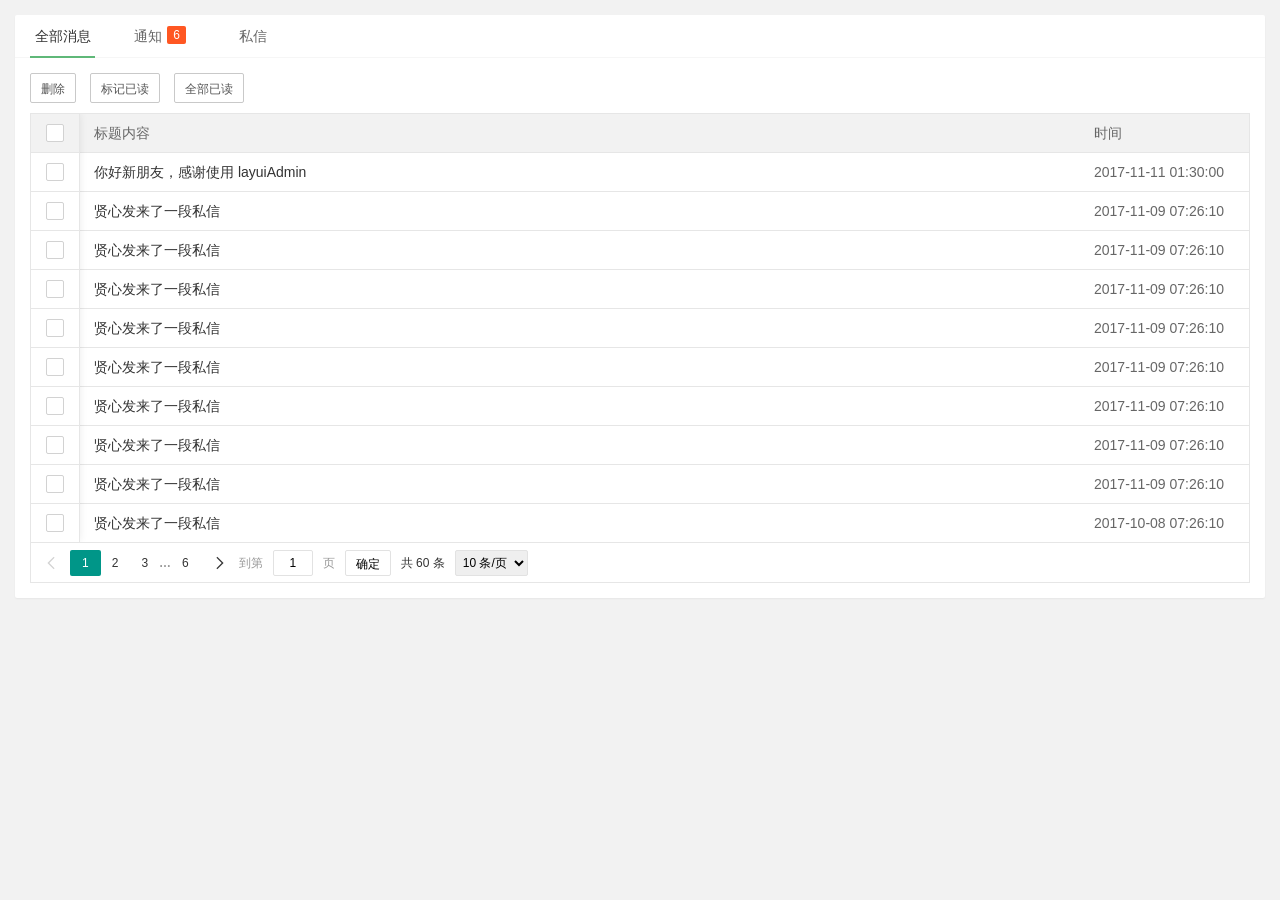
<file: web/explame/views/app/message/index.html>
<!DOCTYPE html>
<html>
<head>
  <meta charset="utf-8">
  <title>消息中心</title>
  <meta name="renderer" content="webkit">
  <meta http-equiv="X-UA-Compatible" content="IE=edge,chrome=1">
  <meta name="viewport" content="width=device-width, initial-scale=1.0, minimum-scale=1.0, maximum-scale=1.0, user-scalable=0">
  <link rel="stylesheet" href="../../../layuiadmin/layui/css/layui.css" media="all">
  <link rel="stylesheet" href="../../../layuiadmin/style/admin.css" media="all">
</head>
<body>

  <div class="layui-fluid" id="LAY-app-message">
    <div class="layui-card">
      <div class="layui-tab layui-tab-brief">
        <ul class="layui-tab-title">
          <li class="layui-this">全部消息</li>
          <li>通知<span class="layui-badge">6</span></li>
          <li>私信</li>
        </ul>
        <div class="layui-tab-content">
        
          <div class="layui-tab-item layui-show">
            <div class="LAY-app-message-btns" style="margin-bottom: 10px;">
              <button class="layui-btn layui-btn-primary layui-btn-sm" data-type="all" data-events="del">删除</button>
              <button class="layui-btn layui-btn-primary layui-btn-sm" data-type="all" data-events="ready">标记已读</button>
              <button class="layui-btn layui-btn-primary layui-btn-sm" data-type="all" data-events="readyAll">全部已读</button>
            </div>
            
            <table id="LAY-app-message-all" lay-filter="LAY-app-message-all"></table>
          </div>
          <div class="layui-tab-item">
          
            <div class="LAY-app-message-btns" style="margin-bottom: 10px;">
              <button class="layui-btn layui-btn-primary layui-btn-sm" data-type="notice" data-events="del">删除</button>
              <button class="layui-btn layui-btn-primary layui-btn-sm" data-type="notice" data-events="ready">标记已读</button>
              <button class="layui-btn layui-btn-primary layui-btn-sm" data-type="notice" data-events="readyAll">全部已读</button>
            </div>
            
            <table id="LAY-app-message-notice" lay-filter="LAY-app-message-notice"></table>
          </div>
          <div class="layui-tab-item">
          
            <div class="LAY-app-message-btns" style="margin-bottom: 10px;">
              <button class="layui-btn layui-btn-primary layui-btn-sm" data-type="direct" data-events="del">删除</button>
              <button class="layui-btn layui-btn-primary layui-btn-sm" data-type="direct" data-events="ready">标记已读</button>
              <button class="layui-btn layui-btn-primary layui-btn-sm" data-type="direct" data-events="readyAll">全部已读</button>
            </div>
            
            <table id="LAY-app-message-direct" lay-filter="LAY-app-message-direct"></table>
          </div>
        </div>
      </div>
    </div>
  </div>

  <script src="../../../layuiadmin/layui/layui.js"></script>  
  <script>
  layui.config({
    base: '../../../layuiadmin/' //静态资源所在路径
  }).extend({
    index: 'lib/index' //主入口模块
  }).use(['index', 'message']);
  </script>
</body>
</html>
</file>
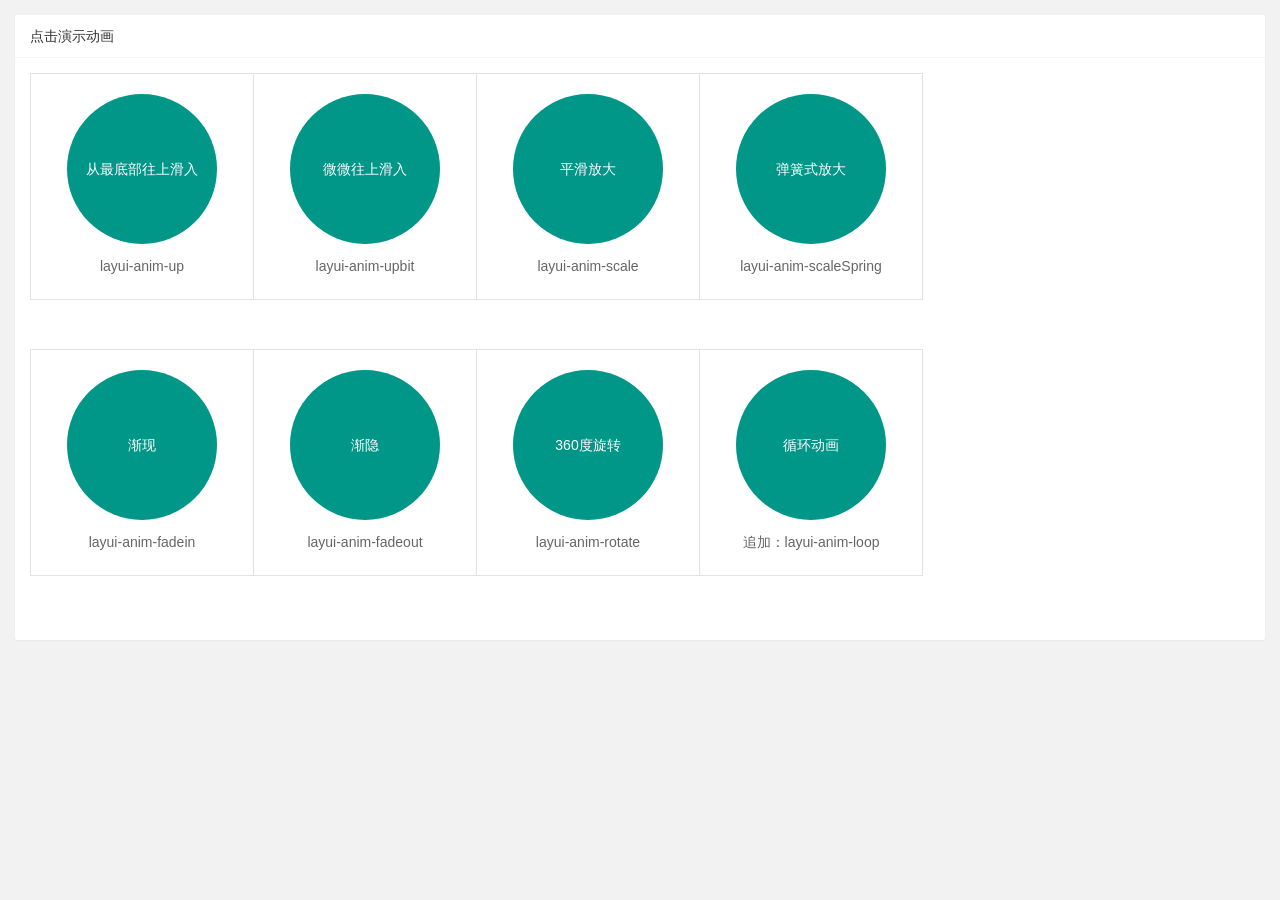
<file: web/explame/views/component/anim/index.html>
<!DOCTYPE html>
<html>
<head>
  <meta charset="utf-8">
  <title>动画</title>
  <meta name="renderer" content="webkit">
  <meta http-equiv="X-UA-Compatible" content="IE=edge,chrome=1">
  <meta name="viewport" content="width=device-width, initial-scale=1.0, minimum-scale=1.0, maximum-scale=1.0, user-scalable=0">
  <link rel="stylesheet" href="../../../layuiadmin/layui/css/layui.css" media="all">
  <link rel="stylesheet" href="../../../layuiadmin/style/admin.css" media="all">
</head>
<body>

  <div class="layui-card layadmin-header">
    <div class="layui-breadcrumb" lay-filter="breadcrumb">
      <a lay-href="">主页</a>
      <a><cite>组件</cite></a>
      <a><cite>动画</cite></a>
    </div>
  </div>

  <style>
  /* 这段样式只是用于演示 */
  #component-anim .layui-card-body{padding: 15px;}

  #component-anim .component-anim-demo{margin-bottom: 50px; font-size: 0;}
  #component-anim .component-anim-demo li{display: inline-block; vertical-align: middle; width: 127px; line-height: 25px; padding: 20px 0; margin-right: -1px; margin-bottom: -1px; border: 1px solid #e2e2e2; font-size: 14px; text-align: center; color: #666; transition: all .3s; -webkit-transition: all .3s;}
  #component-anim .component-anim-demo li .layui-icon{display: inline-block; font-size: 36px;}

  #component-anim .component-anim-demo li .fontclass{display: none;}
  #component-anim .component-anim-demo li .name{color: #c2c2c2;}
  #component-anim .component-anim-demo li:hover{background-color: #f2f2f2; color: #000;}

  #component-anim .component-anim-demo li{width: 222px;}
  #component-anim .component-anim-demo .layui-anim{width: 150px; height: 150px; line-height: 150px; margin: 0 auto 10px; text-align: center; background-color: #009688; cursor: pointer; color: #fff; border-radius: 50%;}
  </style>

  <div class="layui-fluid" id="component-anim">
    <div class="layui-row layui-col-space15">
      <div class="layui-col-md12">
        <div class="layui-card">
          <div class="layui-card-header">点击演示动画</div>
          <div class="layui-card-body">
            
            <ul class="component-anim-demo">
              <li>
                <div class="layui-anim" data-anim="layui-anim-up">从最底部往上滑入</div>
                <div class="code">layui-anim-up</div>
              </li>
              <li>
                <div class="layui-anim" data-anim="layui-anim-upbit">微微往上滑入</div>
                <div class="code">layui-anim-upbit</div>
              </li>
              <li>
                <div class="layui-anim" data-anim="layui-anim-scale">平滑放大</div>
                <div class="code">layui-anim-scale</div>
              </li>
               <li>
                <div class="layui-anim" data-anim="layui-anim-scaleSpring">弹簧式放大</div>
                <div class="code">layui-anim-scaleSpring</div>
              </li>
            </ul>
            <ul class="component-anim-demo">
              <li>
                <div class="layui-anim" data-anim="layui-anim-fadein">渐现</div>
                <div class="code">layui-anim-fadein</div>
              </li>
              <li>
                <div class="layui-anim" data-anim="layui-anim-fadeout">渐隐</div>
                <div class="code">layui-anim-fadeout</div>
              </li>
              <li>
                <div class="layui-anim" data-anim="layui-anim-rotate">360度旋转</div>
                <div class="code">layui-anim-rotate</div>
              </li>
              <li>
                <div class="layui-anim" data-anim="layui-anim-rotate layui-anim-loop">循环动画</div>
                <div class="code">追加：layui-anim-loop</div>
              </li>
            </ul>
            
          </div>
        </div>
      </div>
    </div>
  </div>

  <script src="../../../layuiadmin/layui/layui.js"></script>  
  <script>
  layui.config({
    base: '../../../layuiadmin/' //静态资源所在路径
  }).extend({
    index: 'lib/index' //主入口模块
  }).use(['index'], function(){
    var $ = layui.$
    ,admin = layui.admin
    ,element = layui.element
    ,router = layui.router();

    /* 演示动画 */
    $('#component-anim .component-anim-demo .layui-anim').on('click', function(){
      var othis = $(this), anim = othis.data('anim');
   
      /* 停止循环 */
      if(othis.hasClass('layui-anim-loop')){
        return othis.removeClass(anim);
      }
      
      othis.removeClass(anim);
      
      setTimeout(function(){
        othis.addClass(anim);
      });
      
      /* 恢复渐隐 */
      if(anim === 'layui-anim-fadeout'){
        setTimeout(function(){
          othis.removeClass(anim);
        }, 1300);
      }
    });
  });
  </script>
</body>
</html>
</file>
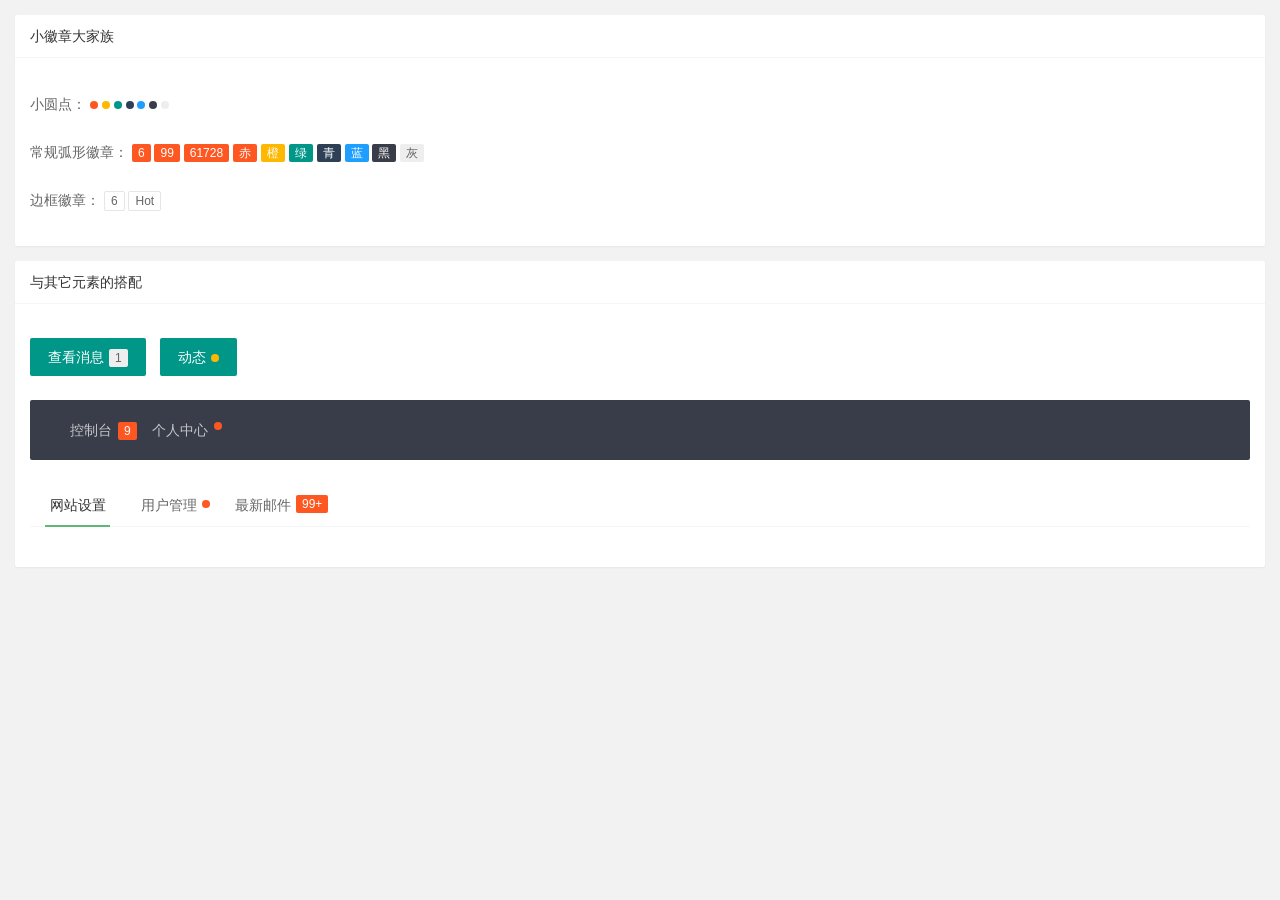
<file: web/explame/views/component/badge/index.html>
<!DOCTYPE html>
<html>
<head>
  <meta charset="utf-8">
  <title>徽章</title>
  <meta name="renderer" content="webkit">
  <meta http-equiv="X-UA-Compatible" content="IE=edge,chrome=1">
  <meta name="viewport" content="width=device-width, initial-scale=1.0, minimum-scale=1.0, maximum-scale=1.0, user-scalable=0">
  <link rel="stylesheet" href="../../../layuiadmin/layui/css/layui.css" media="all">
  <link rel="stylesheet" href="../../../layuiadmin/style/admin.css" media="all">
</head>
<body>


  <div class="layui-fluid">
    <div class="layui-row layui-col-space15">
      <div class="layui-col-md12">
        <div class="layui-card">
          <div class="layui-card-header">小徽章大家族</div>
          <div class="layui-card-body">
            
            <br>小圆点：
            
            <span class="layui-badge-dot"></span>
            <span class="layui-badge-dot layui-bg-orange"></span>
            <span class="layui-badge-dot layui-bg-green"></span>
            <span class="layui-badge-dot layui-bg-cyan"></span>
            <span class="layui-badge-dot layui-bg-blue"></span>
            <span class="layui-badge-dot layui-bg-black"></span>
            <span class="layui-badge-dot layui-bg-gray"></span>
            
            <br><br>常规弧形徽章：
            
            <span class="layui-badge">6</span>
            <span class="layui-badge">99</span>
            <span class="layui-badge">61728</span>
            <span class="layui-badge">赤</span>
            <span class="layui-badge layui-bg-orange">橙</span>
            <span class="layui-badge layui-bg-green">绿</span>
            <span class="layui-badge layui-bg-cyan">青</span>
            <span class="layui-badge layui-bg-blue">蓝</span>
            <span class="layui-badge layui-bg-black">黑</span>
            <span class="layui-badge layui-bg-gray">灰</span>
            
            <br><br>边框徽章：
            
            <span class="layui-badge-rim">6</span>
            <span class="layui-badge-rim">Hot</span>
            
            <br><br>
          
          </div>
        </div>
      </div>
      <div class="layui-col-md12">
        <div class="layui-card">
          <div class="layui-card-header">与其它元素的搭配</div>
          <div class="layui-card-body">
            
            <br>
            
            <button class="layui-btn">查看消息<span class="layui-badge layui-bg-gray">1</span></button>
            <button class="layui-btn">动态<span class="layui-badge-dot layui-bg-orange"></span></button>
             
            <br><br>
             
            <ul class="layui-nav style=" text-align:="" right;"=""> &lt;-- 小Tips：这里有没有发现，设置导航靠右对齐（或居中对齐）其实非常简单 --&gt;
              <li class="layui-nav-item">
                <a href="">控制台<span class="layui-badge">9</span></a>
              </li>
              <li class="layui-nav-item">
                <a href="">个人中心<span class="layui-badge-dot"></span></a>
              </li>
            </ul>
            <br>
             
            <div class="layui-tab layui-tab-brief">
              <ul class="layui-tab-title">
                <li class="layui-this">网站设置</li>
                <li>用户管理<span class="layui-badge-dot"></span></li>
                <li>最新邮件<span class="layui-badge">99+</span></li>
              </ul>
              <div class="layui-tab-content"></div>
            </div>
            
          </div>
        </div>
      </div>
    </div>
  </div>

  <script src="../../../layuiadmin/layui/layui.js"></script>  
  <script>
  layui.config({
    base: '../../../layuiadmin/' //静态资源所在路径
  }).extend({
    index: 'lib/index' //主入口模块
  }).use(['index']);
  </script>
</body>
</html>
</file>
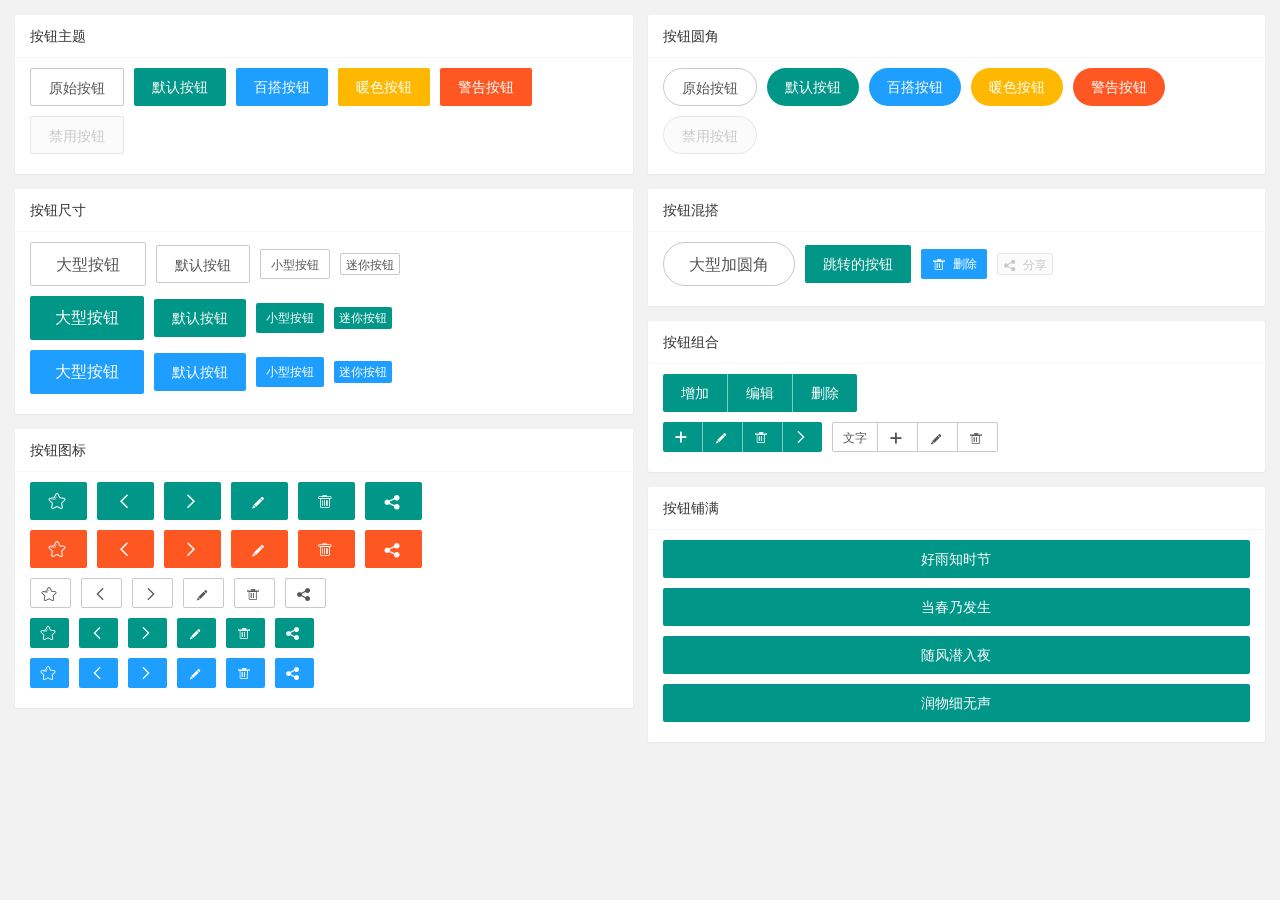
<file: web/explame/views/component/button/index.html>
<!DOCTYPE html>
<html>
<head>
  <meta charset="utf-8">
  <title>按钮</title>
  <meta name="renderer" content="webkit">
  <meta http-equiv="X-UA-Compatible" content="IE=edge,chrome=1">
  <meta name="viewport" content="width=device-width, initial-scale=1.0, minimum-scale=1.0, maximum-scale=1.0, user-scalable=0">
  <link rel="stylesheet" href="../../../layuiadmin/layui/css/layui.css" media="all">
  <link rel="stylesheet" href="../../../layuiadmin/style/admin.css" media="all">
</head>
<body>

  <div class="layui-fluid">
    <div class="layui-row layui-col-space15">
      <div class="layui-col-md6">
        <div class="layui-card">
          <div class="layui-card-header">按钮主题</div>
          <div class="layui-card-body">
            <div class="layui-btn-container">
              <button class="layui-btn layui-btn-primary">原始按钮</button>
              <button class="layui-btn">默认按钮</button>
              <button class="layui-btn layui-btn-normal">百搭按钮</button>
              <button class="layui-btn layui-btn-warm">暖色按钮</button>
              <button class="layui-btn layui-btn-danger">警告按钮</button>
              <button class="layui-btn layui-btn-disabled">禁用按钮</button>
            </div>
          </div>
        </div>
        <div class="layui-card">
          <div class="layui-card-header">按钮尺寸</div>
          <div class="layui-card-body">
            <div class="layui-btn-container">
              <button class="layui-btn layui-btn-primary layui-btn-lg">大型按钮</button>
              <button class="layui-btn layui-btn-primary">默认按钮</button>
              <button class="layui-btn layui-btn-primary layui-btn-sm">小型按钮</button>
              <button class="layui-btn layui-btn-primary layui-btn-xs">迷你按钮</button>
              
              <br>
              
              <button class="layui-btn layui-btn-lg">大型按钮</button>
              <button class="layui-btn">默认按钮</button>
              <button class="layui-btn layui-btn-sm">小型按钮</button>
              <button class="layui-btn layui-btn-xs">迷你按钮</button>
              
              <br>
              
              <button class="layui-btn layui-btn-lg layui-btn-normal">大型按钮</button>
              <button class="layui-btn layui-btn-normal">默认按钮</button>
              <button class="layui-btn layui-btn-sm layui-btn-normal">小型按钮</button>
              <button class="layui-btn layui-btn-xs layui-btn-normal">迷你按钮</button>
            </div>
          </div>
        </div>
        <div class="layui-card">
          <div class="layui-card-header">按钮图标</div>
          <div class="layui-card-body">
            <div class="layui-btn-container">
              <button class="layui-btn"><i class="layui-icon">&#xe600;</i></button>
              <button class="layui-btn"><i class="layui-icon">&#xe603;</i></button>
              <button class="layui-btn"><i class="layui-icon">&#xe602;</i></button>
              <button class="layui-btn"><i class="layui-icon">&#xe642;</i></button>
              <button class="layui-btn"><i class="layui-icon">&#xe640;</i></button>
              <button class="layui-btn"><i class="layui-icon">&#xe641;</i></button>
              
              <br>
              
              <button class="layui-btn layui-btn-danger"><i class="layui-icon">&#xe600;</i></button>
              <button class="layui-btn layui-btn-danger"><i class="layui-icon">&#xe603;</i></button>
              <button class="layui-btn layui-btn-danger"><i class="layui-icon">&#xe602;</i></button>
              <button class="layui-btn layui-btn-danger"><i class="layui-icon">&#xe642;</i></button>
              <button class="layui-btn layui-btn-danger"><i class="layui-icon">&#xe640;</i></button>
              <button class="layui-btn layui-btn-danger"><i class="layui-icon">&#xe641;</i></button>
              
              <br>
              
              <button class="layui-btn layui-btn-primary layui-btn-sm"><i class="layui-icon">&#xe600;</i></button>
              <button class="layui-btn layui-btn-primary layui-btn-sm"><i class="layui-icon">&#xe603;</i></button>
              <button class="layui-btn layui-btn-primary layui-btn-sm"><i class="layui-icon">&#xe602;</i></button>
              <button class="layui-btn layui-btn-primary layui-btn-sm"><i class="layui-icon">&#xe642;</i></button>
              <button class="layui-btn layui-btn-primary layui-btn-sm"><i class="layui-icon">&#xe640;</i></button>
              <button class="layui-btn layui-btn-primary layui-btn-sm"><i class="layui-icon">&#xe641;</i></button>
              
              <br>
              
              <button class="layui-btn layui-btn-sm"><i class="layui-icon">&#xe600;</i></button>
              <button class="layui-btn layui-btn-sm"><i class="layui-icon">&#xe603;</i></button>
              <button class="layui-btn layui-btn-sm"><i class="layui-icon">&#xe602;</i></button>
              <button class="layui-btn layui-btn-sm"><i class="layui-icon">&#xe642;</i></button>
              <button class="layui-btn layui-btn-sm"><i class="layui-icon">&#xe640;</i></button>
              <button class="layui-btn layui-btn-sm"><i class="layui-icon">&#xe641;</i></button>
              
              <br>
                
              <button class="layui-btn layui-btn-normal layui-btn-sm"><i class="layui-icon">&#xe600;</i></button>
              <button class="layui-btn layui-btn-normal layui-btn-sm"><i class="layui-icon">&#xe603;</i></button>
              <button class="layui-btn layui-btn-normal layui-btn-sm"><i class="layui-icon">&#xe602;</i></button>
              <button class="layui-btn layui-btn-normal layui-btn-sm"><i class="layui-icon">&#xe642;</i></button>
              <button class="layui-btn layui-btn-normal layui-btn-sm"><i class="layui-icon">&#xe640;</i></button>
              <button class="layui-btn layui-btn-normal layui-btn-sm"><i class="layui-icon">&#xe641;</i></button>
            </div>
          </div>
        </div>
      </div>
      <div class="layui-col-md6">
        <div class="layui-card">
          <div class="layui-card-header">按钮圆角</div>
          <div class="layui-card-body">
            <div class="layui-btn-container">
              <button class="layui-btn layui-btn-primary layui-btn-radius">原始按钮</button>
              <button class="layui-btn layui-btn-radius">默认按钮</button>
              <button class="layui-btn layui-btn-normal layui-btn-radius">百搭按钮</button>
              <button class="layui-btn layui-btn-warm layui-btn-radius">暖色按钮</button>
              <button class="layui-btn layui-btn-danger layui-btn-radius">警告按钮</button>
              <button class="layui-btn layui-btn-disabled layui-btn-radius">禁用按钮</button>
            </div>
          </div>
        </div>
        <div class="layui-card">
          <div class="layui-card-header">按钮混搭</div>
          <div class="layui-card-body">
            <div class="layui-btn-container">
              <button class="layui-btn layui-btn-lg layui-btn-primary layui-btn-radius">大型加圆角</button>
              <a href="http://www.layui.com/doc/element/button.html" class="layui-btn" target="_blank">跳转的按钮</a>
              <button class="layui-btn layui-btn-sm layui-btn-normal"><i class="layui-icon">&#xe640;</i> 删除</button>
              <button class="layui-btn layui-btn-xs layui-btn-disabled"><i class="layui-icon">&#xe641;</i> 分享</button>

            </div>
          </div>
        </div>
        <div class="layui-card">
          <div class="layui-card-header">按钮组合</div>
          <div class="layui-card-body">
            <div class="layui-btn-container">
              <div class="layui-btn-group">
                <button class="layui-btn">增加</button>
                <button class="layui-btn ">编辑</button>
                <button class="layui-btn">删除</button>
              </div>
            </div>
            <div class="layui-btn-container">
              <div class="layui-btn-group">
                <button class="layui-btn layui-btn-sm"><i class="layui-icon">&#xe654;</i></button>
                <button class="layui-btn layui-btn-sm"><i class="layui-icon">&#xe642;</i></button>
                <button class="layui-btn layui-btn-sm"><i class="layui-icon">&#xe640;</i></button>
                <button class="layui-btn layui-btn-sm"><i class="layui-icon">&#xe602;</i></button>
              </div>
              <div class="layui-btn-group">
                <button class="layui-btn layui-btn-primary layui-btn-sm">文字</button>
                <button class="layui-btn layui-btn-primary layui-btn-sm"><i class="layui-icon">&#xe654;</i></button>
                <button class="layui-btn layui-btn-primary layui-btn-sm"><i class="layui-icon">&#xe642;</i></button>
                <button class="layui-btn layui-btn-primary layui-btn-sm"><i class="layui-icon">&#xe640;</i></button>
              </div>
            </div>
          </div>
        </div>
        <div class="layui-card">
          <div class="layui-card-header">按钮铺满</div>
          <div class="layui-card-body">
            <div class="layui-btn-container">
              <button class="layui-btn layui-btn-fluid">好雨知时节</button>
              <button class="layui-btn layui-btn-fluid">当春乃发生</button>
              <button class="layui-btn layui-btn-fluid">随风潜入夜</button>
              <button class="layui-btn layui-btn-fluid">润物细无声</button>
            </div>
          </div>
        </div>
      </div>
      
    </div>
  </div>

  
  <script src="../../../layuiadmin/layui/layui.js"></script>  
  <script>
  layui.config({
    base: '../../../layuiadmin/' //静态资源所在路径
  }).extend({
    index: 'lib/index' //主入口模块
  }).use(['index']);
  </script>
</body>
</html>
</file>
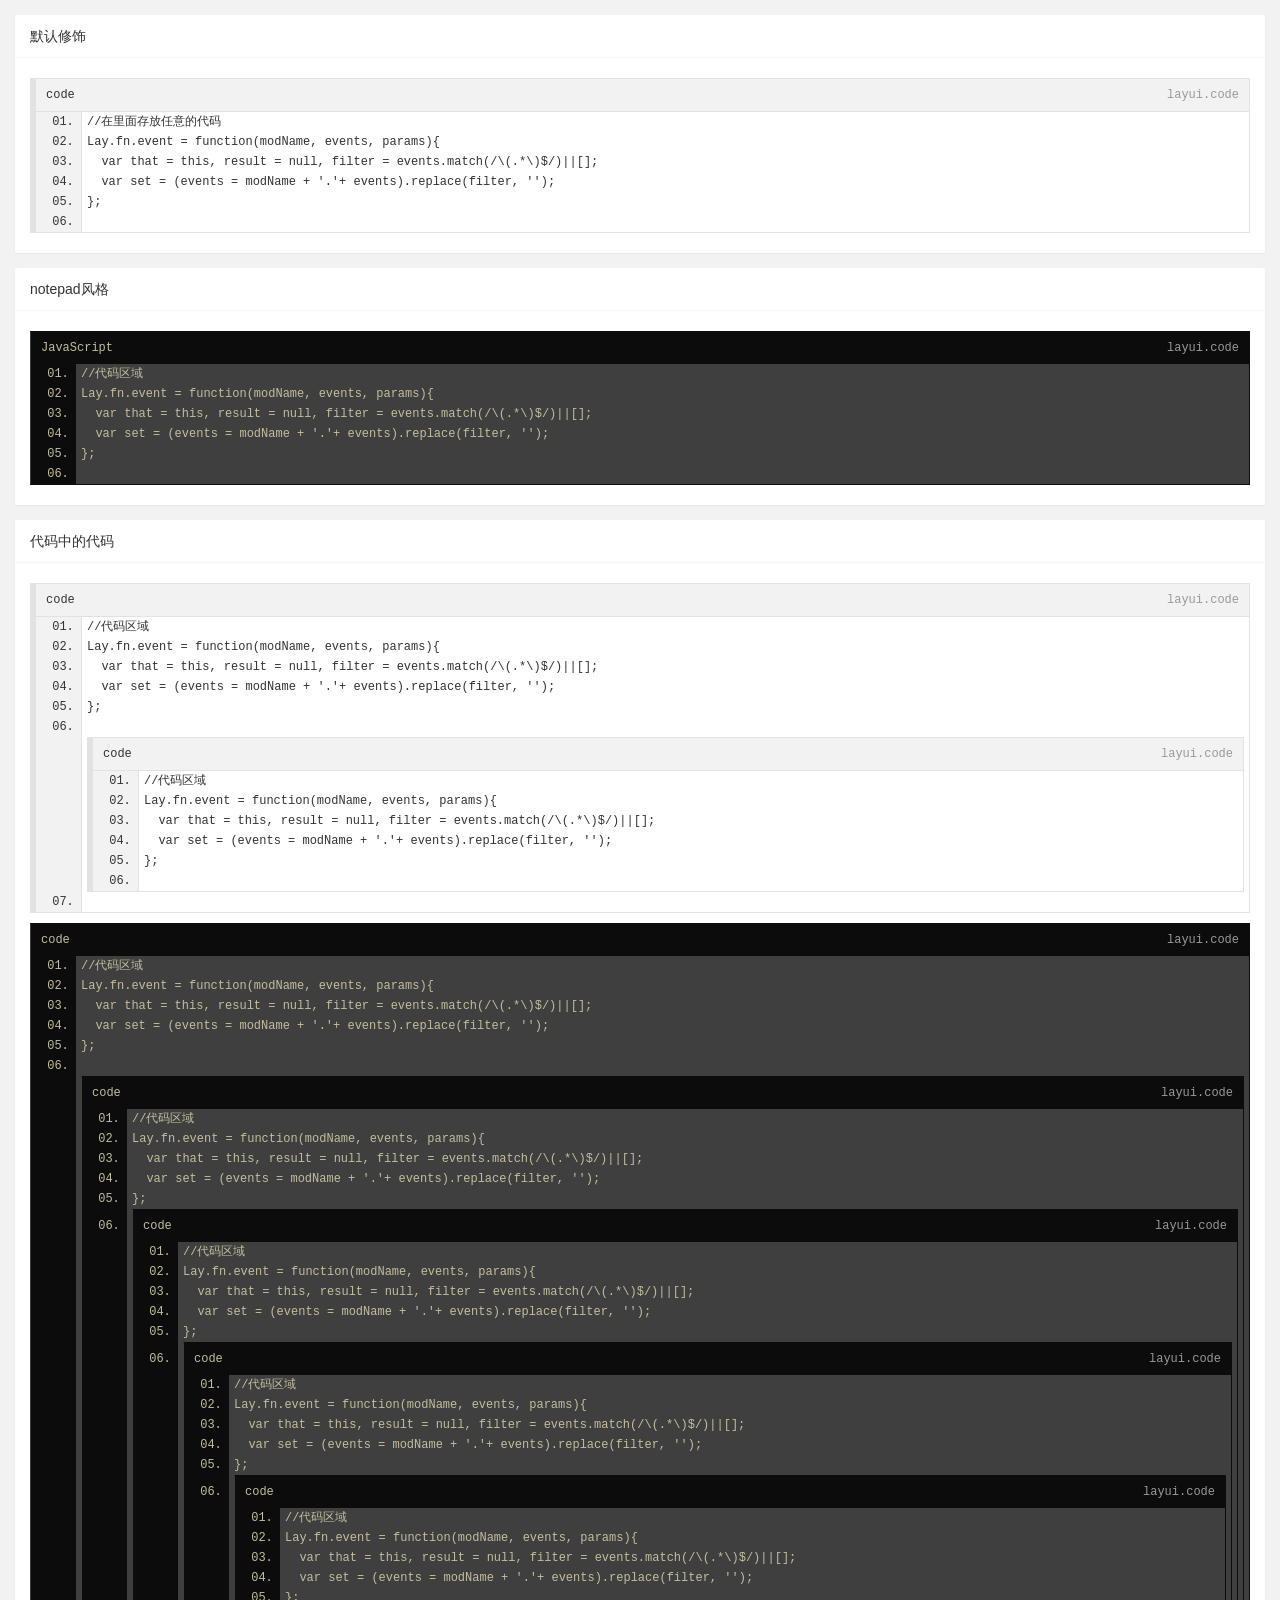
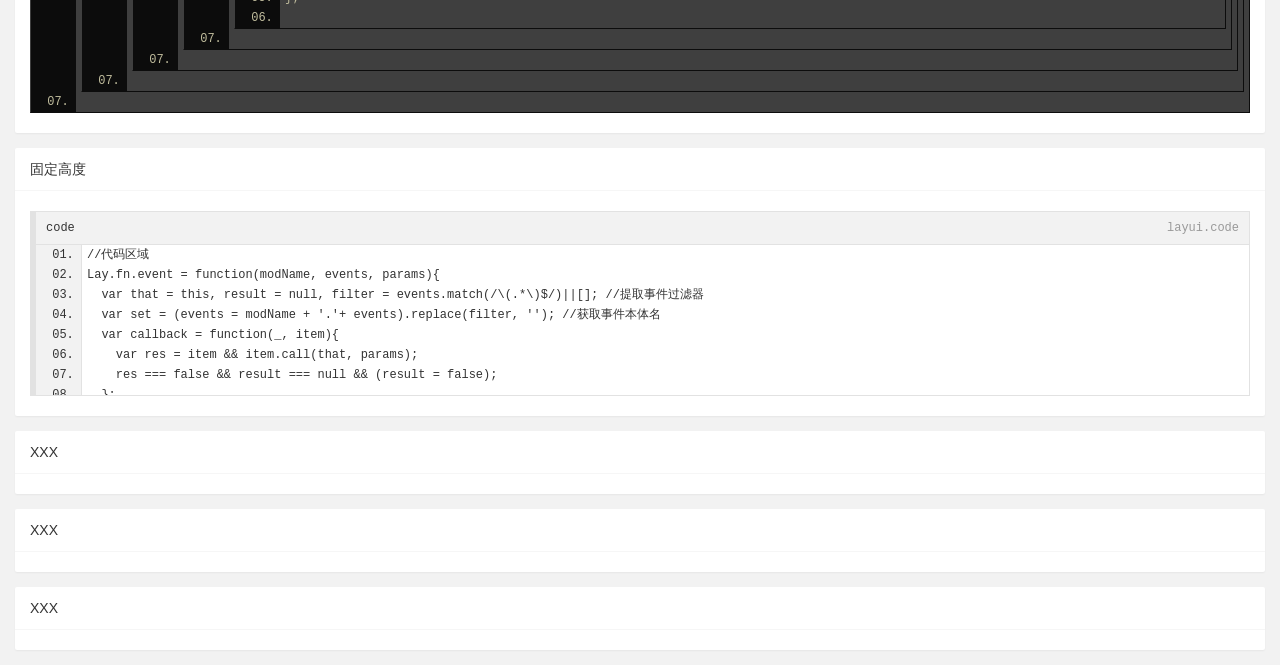
<file: web/explame/views/component/code/index.html>
<!DOCTYPE html>
<html>
<head>
  <meta charset="utf-8">
  <title>代码修饰</title>
  <meta name="renderer" content="webkit">
  <meta http-equiv="X-UA-Compatible" content="IE=edge,chrome=1">
  <meta name="viewport" content="width=device-width, initial-scale=1.0, minimum-scale=1.0, maximum-scale=1.0, user-scalable=0">
  <link rel="stylesheet" href="../../../layuiadmin/layui/css/layui.css" media="all">
  <link rel="stylesheet" href="../../../layuiadmin/style/admin.css" media="all">
</head>
<body>

  <div class="layui-card layadmin-header">
    <div class="layui-breadcrumb" lay-filter="breadcrumb">
      <a lay-href="">主页</a>
      <a><cite>组件</cite></a>
      <a><cite>代码修饰</cite></a>
    </div>
  </div>
  
  <div class="layui-fluid">
    <div class="layui-row layui-col-space15">
      <div class="layui-col-md12">
        <div class="layui-card">
          <div class="layui-card-header">默认修饰</div>
          <div class="layui-card-body">
            <pre class="layui-code">//在里面存放任意的代码
Lay.fn.event = function(modName, events, params){
  var that = this, result = null, filter = events.match(/\(.*\)$/)||[];
  var set = (events = modName + '.'+ events).replace(filter, ''); 
};
            </pre>
          </div>
        </div>
        
        <div class="layui-card">
          <div class="layui-card-header">notepad风格</div>
          <div class="layui-card-body">
            <pre class="layui-code" lay-title="JavaScript" lay-skin="notepad">//代码区域
Lay.fn.event = function(modName, events, params){
  var that = this, result = null, filter = events.match(/\(.*\)$/)||[];
  var set = (events = modName + '.'+ events).replace(filter, ''); 
};
            </pre>
          </div>
        </div>
        
        <div class="layui-card">
          <div class="layui-card-header">代码中的代码</div>
          <div class="layui-card-body">
            <pre class="layui-code">//代码区域
Lay.fn.event = function(modName, events, params){
  var that = this, result = null, filter = events.match(/\(.*\)$/)||[];
  var set = (events = modName + '.'+ events).replace(filter, ''); 
};
      <pre class="layui-code">//代码区域
Lay.fn.event = function(modName, events, params){
  var that = this, result = null, filter = events.match(/\(.*\)$/)||[];
  var set = (events = modName + '.'+ events).replace(filter, ''); 
};
      </pre>
      </pre>
      
      <pre class="layui-code" lay-skin="notepad">//代码区域
Lay.fn.event = function(modName, events, params){
  var that = this, result = null, filter = events.match(/\(.*\)$/)||[];
  var set = (events = modName + '.'+ events).replace(filter, ''); 
};
      <pre class="layui-code" lay-skin="notepad">//代码区域
Lay.fn.event = function(modName, events, params){
  var that = this, result = null, filter = events.match(/\(.*\)$/)||[];
  var set = (events = modName + '.'+ events).replace(filter, ''); 
};
<pre class="layui-code" lay-skin="notepad">//代码区域
Lay.fn.event = function(modName, events, params){
  var that = this, result = null, filter = events.match(/\(.*\)$/)||[];
  var set = (events = modName + '.'+ events).replace(filter, ''); 
};
<pre class="layui-code" lay-skin="notepad">//代码区域
Lay.fn.event = function(modName, events, params){
  var that = this, result = null, filter = events.match(/\(.*\)$/)||[];
  var set = (events = modName + '.'+ events).replace(filter, ''); 
};
<pre class="layui-code" lay-skin="notepad">//代码区域
Lay.fn.event = function(modName, events, params){
  var that = this, result = null, filter = events.match(/\(.*\)$/)||[];
  var set = (events = modName + '.'+ events).replace(filter, ''); 
};
            </pre>
            </pre>
            </pre>
            </pre>
            </pre>
          </div>
        </div>
        
        <div class="layui-card">
          <div class="layui-card-header">固定高度</div>
          <div class="layui-card-body">
            <pre class="layui-code" lay-height="150px">//代码区域
Lay.fn.event = function(modName, events, params){
  var that = this, result = null, filter = events.match(/\(.*\)$/)||[]; //提取事件过滤器
  var set = (events = modName + '.'+ events).replace(filter, ''); //获取事件本体名
  var callback = function(_, item){
    var res = item &amp;&amp; item.call(that, params);
    res === false &amp;&amp; result === null &amp;&amp; (result = false);
  };
  layui.each(config.event[set], callback);
  filter[0] &amp;&amp; layui.each(config.event[events], callback); //执行过滤器中的事件
  return result;
};
            </pre>
          </div>
        </div>
        
        <div class="layui-card">
          <div class="layui-card-header">XXX</div>
          <div class="layui-card-body">
            
          </div>
        </div>
        
        <div class="layui-card">
          <div class="layui-card-header">XXX</div>
          <div class="layui-card-body">
            
          </div>
        </div>
        
        <div class="layui-card">
          <div class="layui-card-header">XXX</div>
          <div class="layui-card-body">
            
          </div>
        </div>
        
      </div>
    </div>
  </div>
  
  <script src="../../../layuiadmin/layui/layui.js"></script>  
  <script>
  layui.config({
    base: '../../../layuiadmin/' //静态资源所在路径
  }).extend({
    index: 'lib/index' //主入口模块
  }).use(['index', 'code'], function(){
  
    layui.code({
      elem: 'pre'
    });
  
  });
  </script>
</body>
</html>
</file>
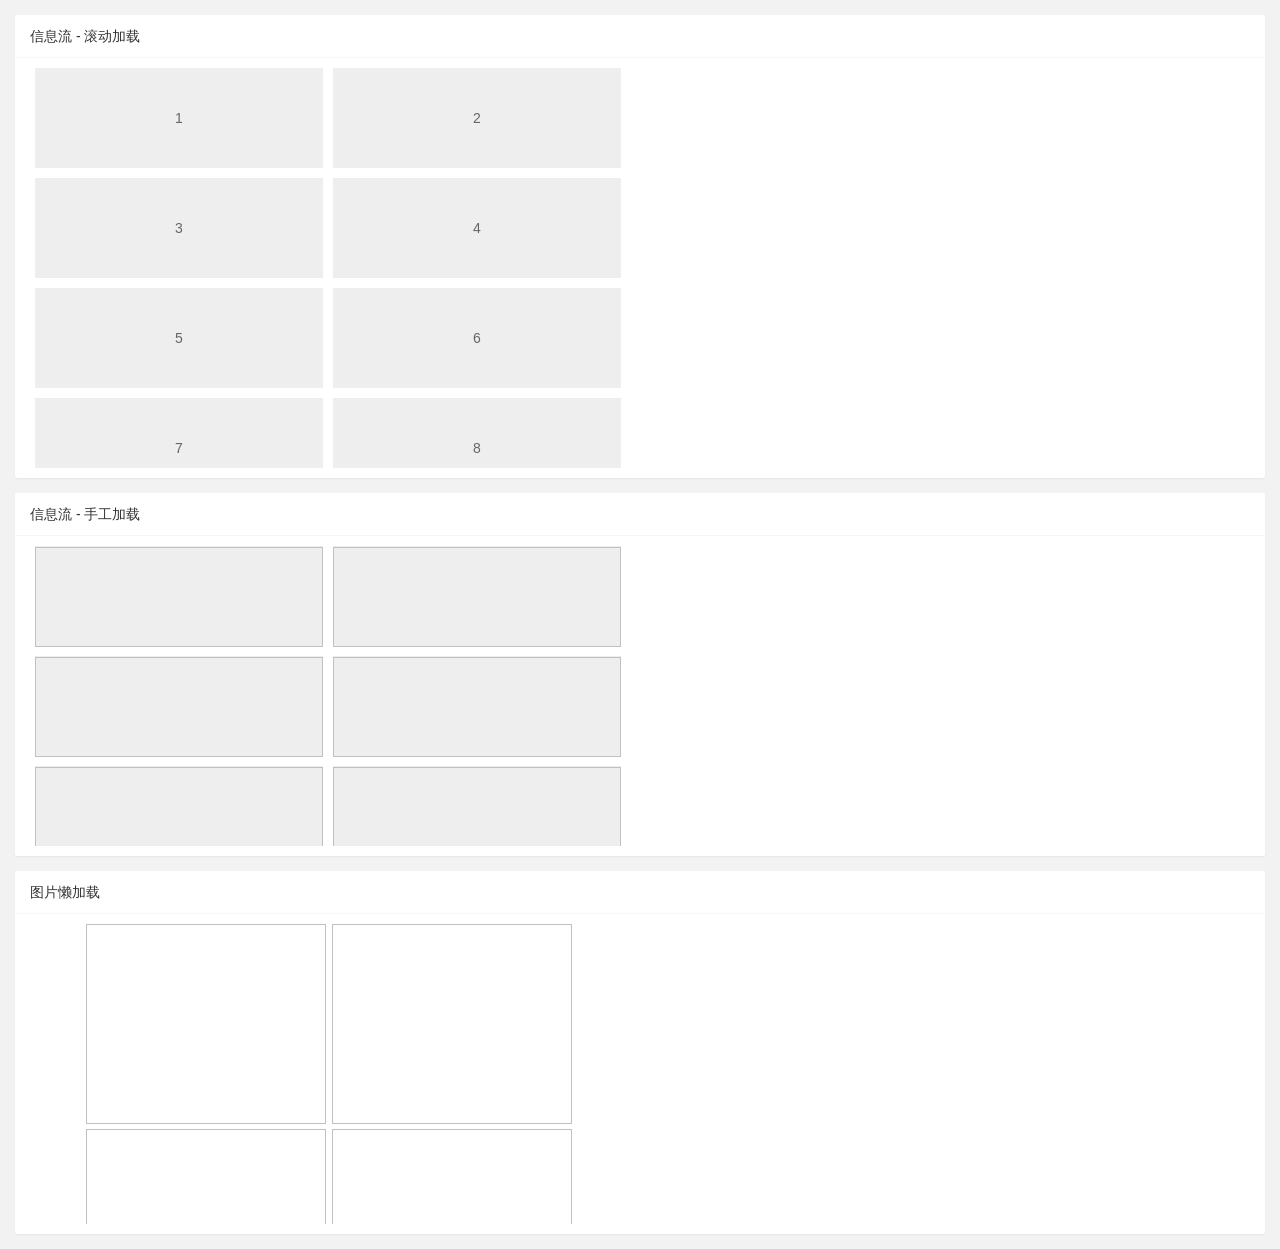
<file: web/explame/views/component/flow/index.html>
<!DOCTYPE html>
<html>
<head>
  <meta charset="utf-8">
  <title>流加载</title>
  <meta name="renderer" content="webkit">
  <meta http-equiv="X-UA-Compatible" content="IE=edge,chrome=1">
  <meta name="viewport" content="width=device-width, initial-scale=1.0, minimum-scale=1.0, maximum-scale=1.0, user-scalable=0">
  <link rel="stylesheet" href="../../../layuiadmin/layui/css/layui.css" media="all">
  <link rel="stylesheet" href="../../../layuiadmin/style/admin.css" media="all">
</head>
<body>
  
  <!-- 以下样式仅供演示 -->
  <style>
    #LAY-flow-demo .flow-default{width: 600px; height: 400px; overflow: auto; font-size: 0;}
    #LAY-flow-demo .flow-default li{display: inline-block; margin: 0 5px; font-size: 14px; width: 48%;  margin-bottom: 10px; height: 100px; line-height: 100px; text-align: center; background-color: #eee;}
    #LAY-flow-demo .flow-default img{width: 100%; height: 100%;}
    #LAY-flow-demo .site-demo-flow{width: 600px; height: 300px; overflow: auto; text-align: center;}
    #LAY-flow-demo .site-demo-flow img{width: 40%; height: 200px; margin: 0 2px 5px 0; border: none;}
    
    @media screen and (max-width: 768px) {
      #LAY-flow-demo .flow-default,
      #LAY-flow-demo .site-demo-flow{width: 100%;}
      #LAY-flow-demo .flow-default li{width: 45%}
      #LAY-flow-demo .site-demo-flow img{height: 150px;}
    }
  </style>

  <div class="layui-card layadmin-header">
    <div class="layui-breadcrumb" lay-filter="breadcrumb">
      <a lay-href="">主页</a>
      <a><cite>组件</cite></a>
      <a><cite>流加载</cite></a>
    </div>
  </div>
  
  <div class="layui-fluid" id="LAY-flow-demo">
    <div class="layui-row layui-col-space15">
      <div class="layui-col-md12">
        <div class="layui-card">
          <div class="layui-card-header">信息流 - 滚动加载</div>
          <div class="layui-card-body">
            <ul class="flow-default" id="test-flow-auto"></ul>
          </div>
        </div>
      </div>
      
      <div class="layui-col-md12">
        <div class="layui-card">
          <div class="layui-card-header">信息流 - 手工加载</div>
          <div class="layui-card-body">
            <ul class="flow-default" style="height: 300px;" id="test-flow-manual"></ul>
          </div>
        </div>
      </div>
      
      <div class="layui-col-md12">
        <div class="layui-card">
          <div class="layui-card-header">图片懒加载</div>
          <div class="layui-card-body">
            <div class="site-demo-flow" id="test-flow-lazyimg">
              <img lay-src="https://gw.alicdn.com/bao/uploaded/i2/701696736/TB2PNl5ahQa61Bjy0FhXXaalFXa_!!701696736.jpg_400x400q90.jpg?t=1523290753265">
              <img lay-src="https://gw.alicdn.com/bao/uploaded/i2/162734861/TB2V5rsX_gc61BjSZFkXXcTkFXa_!!162734861.jpg_400x400q90.jpg?t=1523290753265">
              <img lay-src="https://gw.alicdn.com/bao/uploaded/i4/69476562/TB2htq4XTka61BjSszfXXXN8pXa_!!69476562.jpg_400x400q90.jpg?t=1523290753265">
              <img lay-src="https://gw.alicdn.com/bao/uploaded/i1/180558071/TB2sy6jXMQc61BjSZFGXXa1DFXa_!!180558071.jpg_400x400q90.jpg?t=1523290753265">
              <img lay-src="https://gw.alicdn.com/bao/uploaded/i2/701696736/TB2PNl5ahQa61Bjy0FhXXaalFXa_!!701696736.jpg_400x400q90.jpg?t=1523290753265">
              <img lay-src="https://gw.alicdn.com/bao/uploaded/i3/285892163/TB2qu2HX9Zb61BjSZPfXXaU.pXa_!!285892163.jpg_400x400q90.jpg?t=1523290753265">
              <img lay-src="https://gw.alicdn.com/bao/uploaded/i2/704998060/TB2S.gAXTgc61BjSZFkXXcTkFXa_!!704998060.jpg_400x400q90.jpg?t=1523290753265">
              <img lay-src="https://gw.alicdn.com/bao/uploaded/i3/117202952/TB25lckX_AX61Bjy0FcXXaSlFXa_!!117202952.jpg_400x400q90.jpg?t=1523290753265">
              <img lay-src="https://gw.alicdn.com/bao/uploaded/i2/162734861/TB2qijoX9Zb61BjSZPfXXaU.pXa_!!162734861.jpg_400x400q90.jpg?t=1523290753265">
              <img lay-src="https://gw.alicdn.com/bao/uploaded/i3/96216586/TB2S7EfXHMc61BjSZFFXXaDLFXa_!!96216586.jpg_400x400q90.jpg?t=1523290753265">
              <img lay-src="https://gw.alicdn.com/bao/uploaded/i8/TB1jSSFNFXXXXcoXFXXYXGcGpXX_M2.SS2_400x400q90.jpg?t=1523290753265">
              <img lay-src="https://gw.alicdn.com/bao/uploaded/i2/162734861/TB2ylbsX37c61BjSZFKXXb6hFXa_!!162734861.jpg_400x400q90.jpg?t=1523290753265">
              <img lay-src="https://gw.alicdn.com/bao/uploaded/i2/117202952/TB2FdyZajUd61BjSZPcXXc6hXXa_!!117202952.jpg_400x400q90.jpg?t=1523290753265">
              <img lay-src="https://gw.alicdn.com/bao/uploaded/i4/777105914/TB2t.qbXZwb61Bjy0FfXXXvlpXa_!!777105914.jpg_400x400q90.jpg?t=1523290753265">
              <img lay-src="https://gw.alicdn.com/bao/uploaded/i4/TB1XzupNFXXXXcpXXXXXXXXXXXX_!!0-item_pic.jpg_400x400q90.jpg?t=1523290753265">
            </div>
          </div>
        </div>
      </div>
      
    </div>
  </div>
  
  <script src="../../../layuiadmin/layui/layui.js"></script>  
  <script>
  layui.config({
    base: '../../../layuiadmin/' //静态资源所在路径
  }).extend({
    index: 'lib/index' //主入口模块
  }).use(['index', 'flow'], function(){
    var flow = layui.flow;
  
    flow.load({
      elem: '#test-flow-auto' //流加载容器
      ,scrollElem: '#test-flow-auto' //滚动条所在元素，一般不用填，此处只是演示需要。
      ,done: function(page, next){ //执行下一页的回调
        
        //模拟数据插入
        setTimeout(function(){
          var lis = [];
          for(var i = 0; i < 8; i++){
            lis.push('<li>'+ ( (page-1)*8 + i + 1 ) +'</li>')
          }
          
          //执行下一页渲染，第二参数为：满足“加载更多”的条件，即后面仍有分页
          //pages为Ajax返回的总页数，只有当前页小于总页数的情况下，才会继续出现加载更多
          next(lis.join(''), page < 10); //假设总页数为 10
        }, 500);
      }
    });
    
    flow.load({
      elem: '#test-flow-manual' //流加载容器
      ,scrollElem: '#test-flow-manual' //滚动条所在元素，一般不用填，此处只是演示需要。
      ,isAuto: false
      ,isLazyimg: true
      ,done: function(page, next){ //加载下一页
        //模拟插入
        setTimeout(function(){
          var lis = [];
          for(var i = 0; i < 6; i++){
            lis.push('<li><img lay-src="http://s17.mogucdn.com/p2/161011/upload_279h87jbc9l0hkl54djjjh42dc7i1_800x480.jpg?v='+ ( (page-1)*6 + i + 1 ) +'"></li>')
          }
          next(lis.join(''), page < 6); //假设总页数为 6
        }, 500);
      }
    });
    
    //按屏加载图片
    flow.lazyimg({
      elem: '#test-flow-lazyimg img'
      ,scrollElem: '#test-flow-lazyimg' //一般不用设置，此处只是演示需要。
    });
  
  });
  </script>
</body>
</html>
</file>
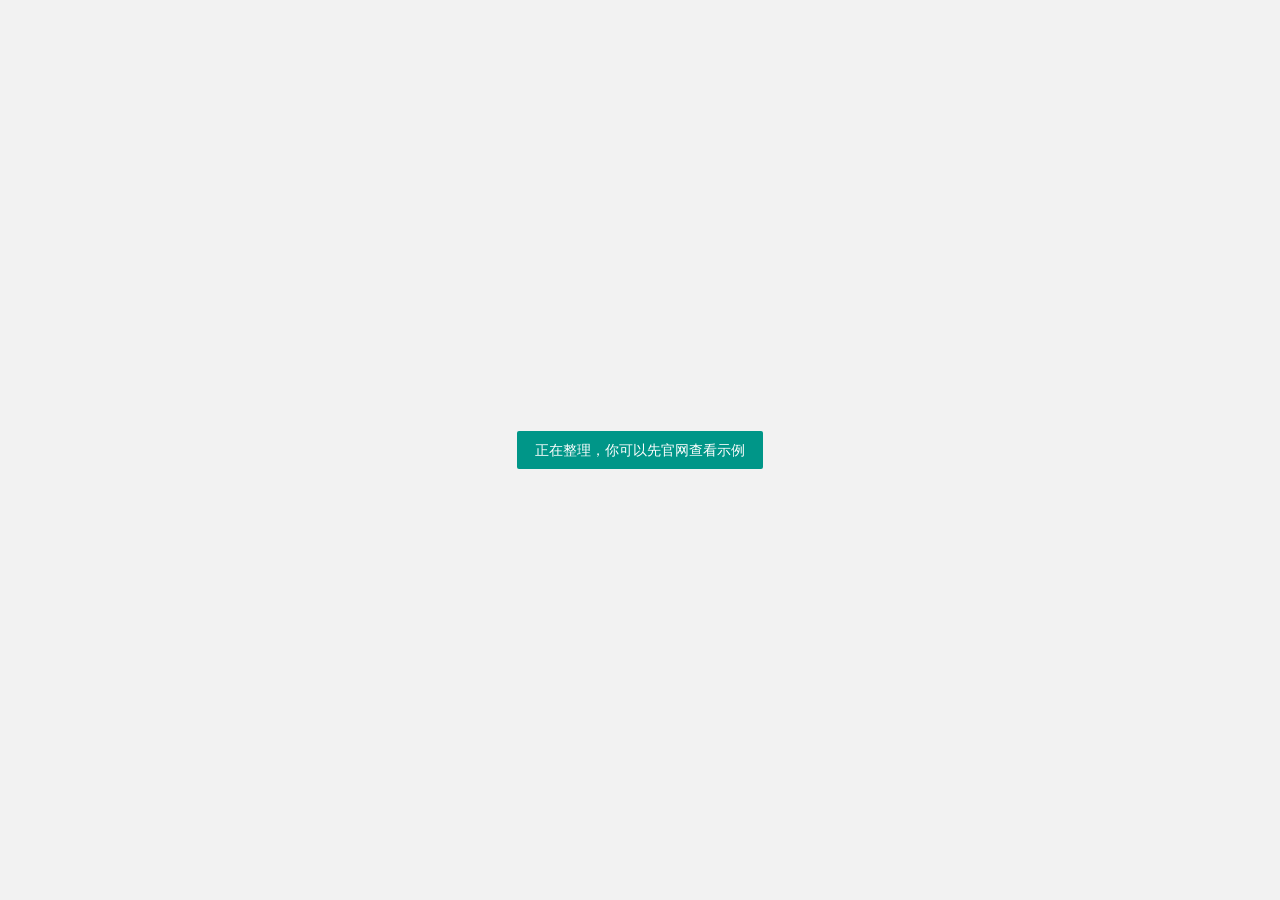
<file: web/explame/views/component/laydate/index.html>
<!DOCTYPE html>
<html>
<head>
  <meta charset="utf-8">
  <title>日期组件</title>
  <meta name="renderer" content="webkit">
  <meta http-equiv="X-UA-Compatible" content="IE=edge,chrome=1">
  <meta name="viewport" content="width=device-width, initial-scale=1.0, minimum-scale=1.0, maximum-scale=1.0, user-scalable=0">
  <link rel="stylesheet" href="../../../layuiadmin/layui/css/layui.css" media="all">
  <link rel="stylesheet" href="../../../layuiadmin/style/admin.css" media="all">
</head>
<body>


<div class="layui-card layadmin-header">
  <div class="layui-breadcrumb" lay-filter="breadcrumb">
    <a lay-href="">主页</a>
    <a><cite>组件</cite></a>
    <a><cite>日期时间</cite></a>
  </div>
</div>

<style>
/* 这段样式只是用于演示 */
.layadmin-trailer{position: absolute; left: 0; top: 0; height: 100%; width: 100%; padding: 15px; display: flex; justify-content: center; flex-direction: column; text-align: center; box-sizing: border-box; font-size: 20px; font-weight: 300; color: #ccc;}
</style>

<div class="layadmin-trailer">
  <div style="width: 280px; margin: 0 auto;">
    <a href="http://www.layui.com/demo/laydate.html" target="_blank" class="layui-btn">
      正在整理，你可以先官网查看示例
    </a>
  </a>
</div>
  
  <script src="../../../layuiadmin/layui/layui.js"></script>  
  <script>
  layui.config({
    base: '../../../layuiadmin/' //静态资源所在路径
  }).extend({
    index: 'lib/index' //主入口模块
  }).use(['index']);
  </script>
</body>
</html>
</file>
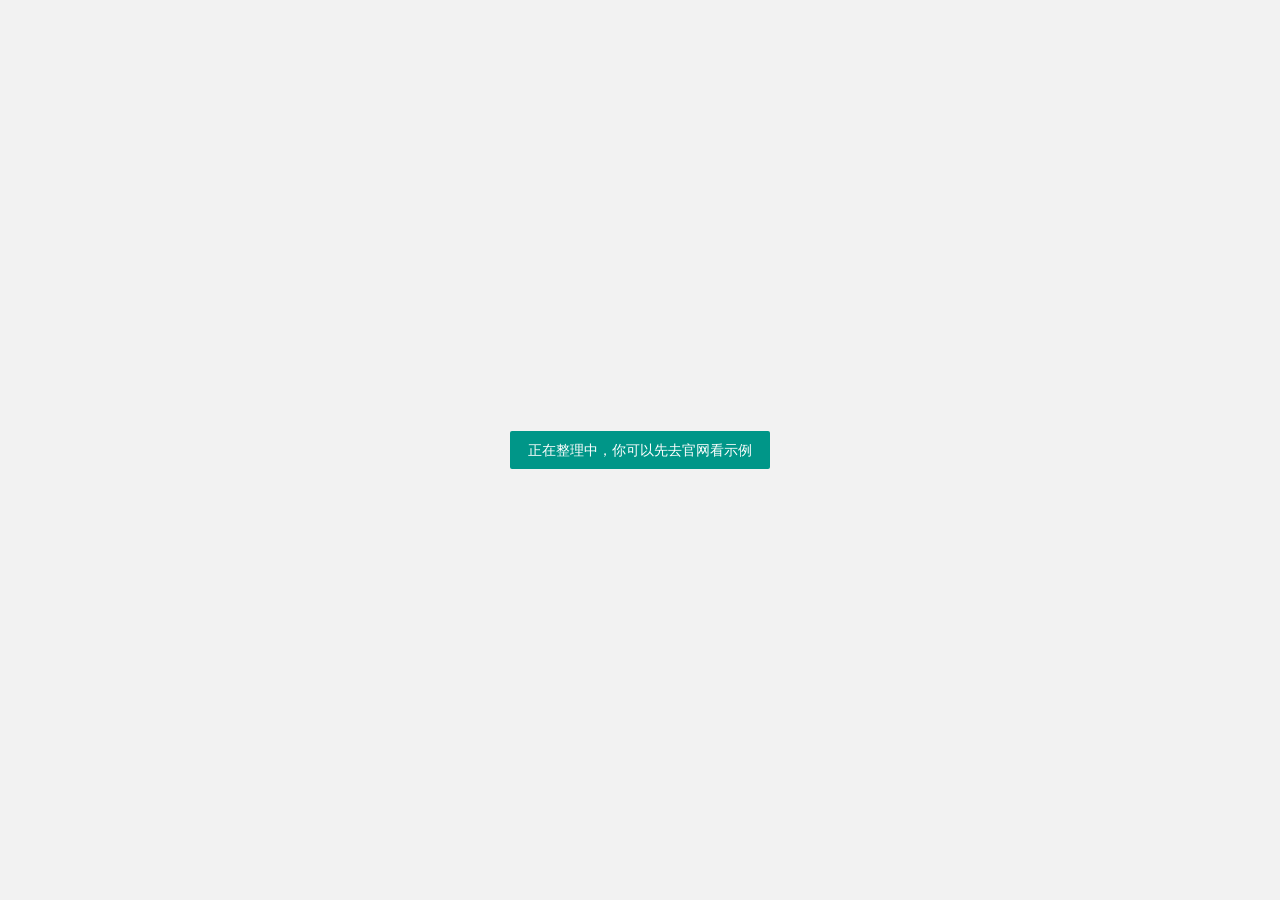
<file: web/explame/views/component/laypage/index.html>
<!DOCTYPE html>
<html>
<head>
  <meta charset="utf-8">
  <title>通用分页组件</title>
  <meta name="renderer" content="webkit">
  <meta http-equiv="X-UA-Compatible" content="IE=edge,chrome=1">
  <meta name="viewport" content="width=device-width, initial-scale=1.0, minimum-scale=1.0, maximum-scale=1.0, user-scalable=0">
  <link rel="stylesheet" href="../../../layuiadmin/layui/css/layui.css" media="all">
  <link rel="stylesheet" href="../../../layuiadmin/style/admin.css" media="all">
</head>
<body>


<div class="layui-card layadmin-header">
  <div class="layui-breadcrumb" lay-filter="breadcrumb">
    <a lay-href="">主页</a>
    <a><cite>组件</cite></a>
    <a><cite>分页</cite></a>
  </div>
</div>

<style>
/* 这段样式只是用于演示 */
.layadmin-trailer{position: absolute; left: 0; top: 0; height: 100%; width: 100%; padding: 15px; display: flex; justify-content: center; flex-direction: column; text-align: center; box-sizing: border-box; font-size: 20px; font-weight: 300; color: #ccc;}
</style>

<div class="layadmin-trailer">
  <div style="width: 280px; margin: 0 auto;">
    <a href="http://www.layui.com/demo/laypage.html" target="_blank" class="layui-btn">
      正在整理中，你可以先去官网看示例
    </a>
  </a>
</div>
  
  <script src="../../../layuiadmin/layui/layui.js"></script>  
  <script>
  layui.config({
    base: '../../../layuiadmin/' //静态资源所在路径
  }).extend({
    index: 'lib/index' //主入口模块
  }).use(['index']);
  </script>
</body>
</file>
<file: web/explame/layuiadmin/layui/css/layui.css>
/** layui-v2.2.6 MIT License By https://www.layui.com */
 .layui-inline,img{display:inline-block;vertical-align:middle}h1,h2,h3,h4,h5,h6{font-weight:400}.layui-edge,.layui-header,.layui-inline,.layui-main{position:relative}.layui-btn,.layui-edge,.layui-inline,img{vertical-align:middle}.layui-btn,.layui-disabled,.layui-icon,.layui-unselect{-webkit-user-select:none;-ms-user-select:none;-moz-user-select:none}blockquote,body,button,dd,div,dl,dt,form,h1,h2,h3,h4,h5,h6,input,li,ol,p,pre,td,textarea,th,ul{margin:0;padding:0;-webkit-tap-highlight-color:rgba(0,0,0,0)}a:active,a:hover{outline:0}img{border:none}li{list-style:none}table{border-collapse:collapse;border-spacing:0}h4,h5,h6{font-size:100%}button,input,optgroup,option,select,textarea{font-family:inherit;font-size:inherit;font-style:inherit;font-weight:inherit;outline:0}pre{white-space:pre-wrap;white-space:-moz-pre-wrap;white-space:-pre-wrap;white-space:-o-pre-wrap;word-wrap:break-word}body{line-height:24px;font:14px Helvetica Neue,Helvetica,PingFang SC,\5FAE\8F6F\96C5\9ED1,Tahoma,Arial,sans-serif}hr{height:1px;margin:10px 0;border:0;clear:both}a{color:#333;text-decoration:none}a:hover{color:#777}a cite{font-style:normal;*cursor:pointer}.layui-border-box,.layui-border-box *{box-sizing:border-box}.layui-box,.layui-box *{box-sizing:content-box}.layui-clear{clear:both;*zoom:1}.layui-clear:after{content:'\20';clear:both;*zoom:1;display:block;height:0}.layui-inline{*display:inline;*zoom:1}.layui-edge{display:inline-block;width:0;height:0;border-width:6px;border-style:dashed;border-color:transparent;overflow:hidden}.layui-edge-top{top:-4px;border-bottom-color:#999;border-bottom-style:solid}.layui-edge-right{border-left-color:#999;border-left-style:solid}.layui-edge-bottom{top:2px;border-top-color:#999;border-top-style:solid}.layui-edge-left{border-right-color:#999;border-right-style:solid}.layui-elip{text-overflow:ellipsis;overflow:hidden;white-space:nowrap}.layui-disabled,.layui-disabled:hover{color:#d2d2d2!important;cursor:not-allowed!important}.layui-circle{border-radius:100%}.layui-show{display:block!important}.layui-hide{display:none!important}@font-face{font-family:layui-icon;src:url(../font/iconfont.eot?v=226_rc2);src:url(../font/iconfont.eot?v=226_rc2#iefix) format('embedded-opentype'),url(../font/iconfont.svg?v=226_rc2#iconfont) format('svg'),url(../font/iconfont.woff?v=226_rc2) format('woff'),url(../font/iconfont.ttf?v=226_rc2) format('truetype')}.layui-icon{font-family:layui-icon!important;font-size:16px;font-style:normal;-webkit-font-smoothing:antialiased;-moz-osx-font-smoothing:grayscale}.layui-icon-duihua:before{content:"\e611"}.layui-icon-shezhi:before{content:"\e614"}.layui-icon-yinshenim:before{content:"\e60f"}.layui-icon-search:before{content:"\e615"}.layui-icon-fenxiang1:before{content:"\e641"}.layui-icon-shezhi1:before{content:"\e620"}.layui-icon-yinqing:before{content:"\e628"}.layui-icon-close:before{content:"\1006"}.layui-icon-close-fill:before{content:"\1007"}.layui-icon-baobiao:before{content:"\e629"}.layui-icon-star:before{content:"\e600"}.layui-icon-yuandian:before{content:"\e617"}.layui-icon-chat:before{content:"\e606"}.layui-icon-logo:before{content:"\e609"}.layui-icon-list:before{content:"\e60a"}.layui-icon-tubiao:before{content:"\e62c"}.layui-icon-ok-circle:before{content:"\1005"}.layui-icon-huanfu2:before{content:"\e61b"}.layui-icon-On-line:before{content:"\e610"}.layui-icon-biaoge:before{content:"\e62d"}.layui-icon-right:before{content:"\e602"}.layui-icon-left:before{content:"\e603"}.layui-icon-cart-simple:before{content:"\e698"}.layui-icon-cry:before{content:"\e69c"}.layui-icon-smile:before{content:"\e6af"}.layui-icon-survey:before{content:"\e6b2"}.layui-icon-tree:before{content:"\e62e"}.layui-icon-iconfont17:before{content:"\e62f"}.layui-icon-tianjia:before{content:"\e61f"}.layui-icon-download-circle:before{content:"\e601"}.layui-icon-xuanzemoban48:before{content:"\e630"}.layui-icon-gongju:before{content:"\e631"}.layui-icon-face-surprised:before{content:"\e664"}.layui-icon-bianji:before{content:"\e642"}.layui-icon-speaker:before{content:"\e645"}.layui-icon-down:before{content:"\e61a"}.layui-icon-wenjian:before{content:"\e621"}.layui-icon-layouts:before{content:"\e632"}.layui-icon-duigou:before{content:"\e618"}.layui-icon-tianjia1:before{content:"\e608"}.layui-icon-yaoyaozhibofanye:before{content:"\e633"}.layui-icon-read:before{content:"\e705"}.layui-icon-404:before{content:"\e61c"}.layui-icon-lunbozutu:before{content:"\e634"}.layui-icon-help:before{content:"\e607"}.layui-icon-daima1:before{content:"\e635"}.layui-icon-jinshui:before{content:"\e636"}.layui-icon-username:before{content:"\e66f"}.layui-icon-find-fill:before{content:"\e670"}.layui-icon-about:before{content:"\e60b"}.layui-icon-location:before{content:"\e715"}.layui-icon-up:before{content:"\e619"}.layui-icon-pause:before{content:"\e651"}.layui-icon-riqi:before{content:"\e637"}.layui-icon-uploadfile:before{content:"\e61d"}.layui-icon-delete:before{content:"\e640"}.layui-icon-play:before{content:"\e652"}.layui-icon-top:before{content:"\e604"}.layui-icon-haoyouqingqiu:before{content:"\e612"}.layui-icon-refresh-3:before{content:"\e9aa"}.layui-icon-weibiaoti1:before{content:"\e605"}.layui-icon-chuangkou:before{content:"\e638"}.layui-icon-comiisbiaoqing:before{content:"\e60c"}.layui-icon-zhengque:before{content:"\e616"}.layui-icon-dollar:before{content:"\e659"}.layui-icon-iconfontwodehaoyou:before{content:"\e613"}.layui-icon-wenjianxiazai:before{content:"\e61e"}.layui-icon-tupian:before{content:"\e60d"}.layui-icon-lianjie:before{content:"\e64c"}.layui-icon-diamond:before{content:"\e735"}.layui-icon-jilu:before{content:"\e60e"}.layui-icon-liucheng:before{content:"\e622"}.layui-icon-fontstrikethrough:before{content:"\e64f"}.layui-icon-unlink:before{content:"\e64d"}.layui-icon-bianjiwenzi:before{content:"\e639"}.layui-icon-sanjiao:before{content:"\e623"}.layui-icon-danxuankuanghouxuan:before{content:"\e63f"}.layui-icon-danxuankuangxuanzhong:before{content:"\e643"}.layui-icon-juzhongduiqi:before{content:"\e647"}.layui-icon-youduiqi:before{content:"\e648"}.layui-icon-zuoduiqi:before{content:"\e649"}.layui-icon-gongsisvgtubiaozongji22:before{content:"\e626"}.layui-icon-gongsisvgtubiaozongji23:before{content:"\e627"}.layui-icon-refresh-2:before{content:"\1002"}.layui-icon-loading-1:before{content:"\e63e"}.layui-icon-return:before{content:"\e65c"}.layui-icon-jiacu:before{content:"\e62b"}.layui-icon-uploading:before{content:"\e67c"}.layui-icon-liaotianduihuaimgoutong:before{content:"\e63a"}.layui-icon-video:before{content:"\e6ed"}.layui-icon-headset:before{content:"\e6fc"}.layui-icon-wenjianjiafan:before{content:"\e624"}.layui-icon-shouji:before{content:"\e63b"}.layui-icon-tianjia2:before{content:"\e654"}.layui-icon-wenjianjia:before{content:"\e7a0"}.layui-icon-biaoqing:before{content:"\e650"}.layui-icon-html:before{content:"\e64b"}.layui-icon-biaodan:before{content:"\e63c"}.layui-icon-cart:before{content:"\e657"}.layui-icon-camera-fill:before{content:"\e65d"}.layui-icon-25:before{content:"\e62a"}.layui-icon-emwdaima:before{content:"\e64e"}.layui-icon-fire:before{content:"\e756"}.layui-icon-set:before{content:"\e716"}.layui-icon-zitixiahuaxian:before{content:"\e646"}.layui-icon-sanjiao1:before{content:"\e625"}.layui-icon-tips:before{content:"\e702"}.layui-icon-tupian-copy-copy:before{content:"\e64a"}.layui-icon-more-vertical:before{content:"\e671"}.layui-icon-zhuti2:before{content:"\e66c"}.layui-icon-loading:before{content:"\e63d"}.layui-icon-xieti:before{content:"\e644"}.layui-icon-refresh-1:before{content:"\e666"}.layui-icon-rmb:before{content:"\e65e"}.layui-icon-home:before{content:"\e68e"}.layui-icon-user:before{content:"\e770"}.layui-icon-notice:before{content:"\e667"}.layui-icon-login-weibo:before{content:"\e675"}.layui-icon-voice:before{content:"\e688"}.layui-icon-download:before{content:"\e681"}.layui-icon-login-qq:before{content:"\e676"}.layui-icon-snowflake:before{content:"\e6b1"}.layui-icon-yemian1:before{content:"\e655"}.layui-icon-template:before{content:"\e663"}.layui-icon-auz:before{content:"\e672"}.layui-icon-console:before{content:"\e665"}.layui-icon-app:before{content:"\e653"}.layui-icon-prev:before{content:"\e65a"}.layui-icon-website:before{content:"\e7ae"}.layui-icon-next:before{content:"\e65b"}.layui-icon-component:before{content:"\e857"}.layui-icon-more:before{content:"\e65f"}.layui-icon-login-wechat:before{content:"\e677"}.layui-icon-shrink-right:before{content:"\e668"}.layui-icon-spread-left:before{content:"\e66b"}.layui-icon-camera:before{content:"\e660"}.layui-icon-note:before{content:"\e66e"}.layui-icon-refresh:before{content:"\e669"}.layui-icon-nv:before{content:"\e661"}.layui-icon-nan:before{content:"\e662"}.layui-icon-password:before{content:"\e673"}.layui-icon-senior:before{content:"\e674"}.layui-icon-theme:before{content:"\e66a"}.layui-icon-tread:before{content:"\e6c5"}.layui-icon-praise:before{content:"\e6c6"}.layui-icon-star-fill:before{content:"\e658"}.layui-icon-template-1:before{content:"\e656"}.layui-icon-loading-2:before{content:"\e66d"}.layui-icon-vercode:before{content:"\e679"}.layui-icon-cellphone:before{content:"\e678"}.layui-main{width:1140px;margin:0 auto}.layui-header{z-index:1000;height:60px}.layui-header a:hover{transition:all .5s;-webkit-transition:all .5s}.layui-side{position:fixed;left:0;top:0;bottom:0;z-index:999;width:200px;overflow-x:hidden}.layui-side-scroll{position:relative;width:220px;height:100%;overflow-x:hidden}.layui-body{position:absolute;left:200px;right:0;top:0;bottom:0;z-index:998;width:auto;overflow:hidden;overflow-y:auto;box-sizing:border-box}.layui-layout-body{overflow:hidden}.layui-layout-admin .layui-header{background-color:#23262E}.layui-layout-admin .layui-side{top:60px;width:200px;overflow-x:hidden}.layui-layout-admin .layui-body{top:60px;bottom:44px}.layui-layout-admin .layui-main{width:auto;margin:0 15px}.layui-layout-admin .layui-footer{position:fixed;left:200px;right:0;bottom:0;height:44px;line-height:44px;padding:0 15px;background-color:#eee}.layui-layout-admin .layui-logo{position:absolute;left:0;top:0;width:200px;height:100%;line-height:60px;text-align:center;color:#009688;font-size:16px}.layui-layout-admin .layui-header .layui-nav{background:0 0}.layui-layout-left{position:absolute!important;left:200px;top:0}.layui-layout-right{position:absolute!important;right:0;top:0}.layui-container{position:relative;margin:0 auto;padding:0 15px;box-sizing:border-box}.layui-fluid{position:relative;margin:0 auto;padding:0 15px}.layui-row:after,.layui-row:before{content:'';display:block;clear:both}.layui-col-lg1,.layui-col-lg10,.layui-col-lg11,.layui-col-lg12,.layui-col-lg2,.layui-col-lg3,.layui-col-lg4,.layui-col-lg5,.layui-col-lg6,.layui-col-lg7,.layui-col-lg8,.layui-col-lg9,.layui-col-md1,.layui-col-md10,.layui-col-md11,.layui-col-md12,.layui-col-md2,.layui-col-md3,.layui-col-md4,.layui-col-md5,.layui-col-md6,.layui-col-md7,.layui-col-md8,.layui-col-md9,.layui-col-sm1,.layui-col-sm10,.layui-col-sm11,.layui-col-sm12,.layui-col-sm2,.layui-col-sm3,.layui-col-sm4,.layui-col-sm5,.layui-col-sm6,.layui-col-sm7,.layui-col-sm8,.layui-col-sm9,.layui-col-xs1,.layui-col-xs10,.layui-col-xs11,.layui-col-xs12,.layui-col-xs2,.layui-col-xs3,.layui-col-xs4,.layui-col-xs5,.layui-col-xs6,.layui-col-xs7,.layui-col-xs8,.layui-col-xs9{position:relative;display:block;box-sizing:border-box}.layui-col-xs1,.layui-col-xs10,.layui-col-xs11,.layui-col-xs12,.layui-col-xs2,.layui-col-xs3,.layui-col-xs4,.layui-col-xs5,.layui-col-xs6,.layui-col-xs7,.layui-col-xs8,.layui-col-xs9{float:left}.layui-col-xs1{width:8.33333333%}.layui-col-xs2{width:16.66666667%}.layui-col-xs3{width:25%}.layui-col-xs4{width:33.33333333%}.layui-col-xs5{width:41.66666667%}.layui-col-xs6{width:50%}.layui-col-xs7{width:58.33333333%}.layui-col-xs8{width:66.66666667%}.layui-col-xs9{width:75%}.layui-col-xs10{width:83.33333333%}.layui-col-xs11{width:91.66666667%}.layui-col-xs12{width:100%}.layui-col-xs-offset1{margin-left:8.33333333%}.layui-col-xs-offset2{margin-left:16.66666667%}.layui-col-xs-offset3{margin-left:25%}.layui-col-xs-offset4{margin-left:33.33333333%}.layui-col-xs-offset5{margin-left:41.66666667%}.layui-col-xs-offset6{margin-left:50%}.layui-col-xs-offset7{margin-left:58.33333333%}.layui-col-xs-offset8{margin-left:66.66666667%}.layui-col-xs-offset9{margin-left:75%}.layui-col-xs-offset10{margin-left:83.33333333%}.layui-col-xs-offset11{margin-left:91.66666667%}.layui-col-xs-offset12{margin-left:100%}@media screen and (max-width:768px){.layui-hide-xs{display:none!important}.layui-show-xs-block{display:block!important}.layui-show-xs-inline{display:inline!important}.layui-show-xs-inline-block{display:inline-block!important}}@media screen and (min-width:768px){.layui-container{width:750px}.layui-hide-sm{display:none!important}.layui-show-sm-block{display:block!important}.layui-show-sm-inline{display:inline!important}.layui-show-sm-inline-block{display:inline-block!important}.layui-col-sm1,.layui-col-sm10,.layui-col-sm11,.layui-col-sm12,.layui-col-sm2,.layui-col-sm3,.layui-col-sm4,.layui-col-sm5,.layui-col-sm6,.layui-col-sm7,.layui-col-sm8,.layui-col-sm9{float:left}.layui-col-sm1{width:8.33333333%}.layui-col-sm2{width:16.66666667%}.layui-col-sm3{width:25%}.layui-col-sm4{width:33.33333333%}.layui-col-sm5{width:41.66666667%}.layui-col-sm6{width:50%}.layui-col-sm7{width:58.33333333%}.layui-col-sm8{width:66.66666667%}.layui-col-sm9{width:75%}.layui-col-sm10{width:83.33333333%}.layui-col-sm11{width:91.66666667%}.layui-col-sm12{width:100%}.layui-col-sm-offset1{margin-left:8.33333333%}.layui-col-sm-offset2{margin-left:16.66666667%}.layui-col-sm-offset3{margin-left:25%}.layui-col-sm-offset4{margin-left:33.33333333%}.layui-col-sm-offset5{margin-left:41.66666667%}.layui-col-sm-offset6{margin-left:50%}.layui-col-sm-offset7{margin-left:58.33333333%}.layui-col-sm-offset8{margin-left:66.66666667%}.layui-col-sm-offset9{margin-left:75%}.layui-col-sm-offset10{margin-left:83.33333333%}.layui-col-sm-offset11{margin-left:91.66666667%}.layui-col-sm-offset12{margin-left:100%}}@media screen and (min-width:992px){.layui-container{width:970px}.layui-hide-md{display:none!important}.layui-show-md-block{display:block!important}.layui-show-md-inline{display:inline!important}.layui-show-md-inline-block{display:inline-block!important}.layui-col-md1,.layui-col-md10,.layui-col-md11,.layui-col-md12,.layui-col-md2,.layui-col-md3,.layui-col-md4,.layui-col-md5,.layui-col-md6,.layui-col-md7,.layui-col-md8,.layui-col-md9{float:left}.layui-col-md1{width:8.33333333%}.layui-col-md2{width:16.66666667%}.layui-col-md3{width:25%}.layui-col-md4{width:33.33333333%}.layui-col-md5{width:41.66666667%}.layui-col-md6{width:50%}.layui-col-md7{width:58.33333333%}.layui-col-md8{width:66.66666667%}.layui-col-md9{width:75%}.layui-col-md10{width:83.33333333%}.layui-col-md11{width:91.66666667%}.layui-col-md12{width:100%}.layui-col-md-offset1{margin-left:8.33333333%}.layui-col-md-offset2{margin-left:16.66666667%}.layui-col-md-offset3{margin-left:25%}.layui-col-md-offset4{margin-left:33.33333333%}.layui-col-md-offset5{margin-left:41.66666667%}.layui-col-md-offset6{margin-left:50%}.layui-col-md-offset7{margin-left:58.33333333%}.layui-col-md-offset8{margin-left:66.66666667%}.layui-col-md-offset9{margin-left:75%}.layui-col-md-offset10{margin-left:83.33333333%}.layui-col-md-offset11{margin-left:91.66666667%}.layui-col-md-offset12{margin-left:100%}}@media screen and (min-width:1200px){.layui-container{width:1170px}.layui-hide-lg{display:none!important}.layui-show-lg-block{display:block!important}.layui-show-lg-inline{display:inline!important}.layui-show-lg-inline-block{display:inline-block!important}.layui-col-lg1,.layui-col-lg10,.layui-col-lg11,.layui-col-lg12,.layui-col-lg2,.layui-col-lg3,.layui-col-lg4,.layui-col-lg5,.layui-col-lg6,.layui-col-lg7,.layui-col-lg8,.layui-col-lg9{float:left}.layui-col-lg1{width:8.33333333%}.layui-col-lg2{width:16.66666667%}.layui-col-lg3{width:25%}.layui-col-lg4{width:33.33333333%}.layui-col-lg5{width:41.66666667%}.layui-col-lg6{width:50%}.layui-col-lg7{width:58.33333333%}.layui-col-lg8{width:66.66666667%}.layui-col-lg9{width:75%}.layui-col-lg10{width:83.33333333%}.layui-col-lg11{width:91.66666667%}.layui-col-lg12{width:100%}.layui-col-lg-offset1{margin-left:8.33333333%}.layui-col-lg-offset2{margin-left:16.66666667%}.layui-col-lg-offset3{margin-left:25%}.layui-col-lg-offset4{margin-left:33.33333333%}.layui-col-lg-offset5{margin-left:41.66666667%}.layui-col-lg-offset6{margin-left:50%}.layui-col-lg-offset7{margin-left:58.33333333%}.layui-col-lg-offset8{margin-left:66.66666667%}.layui-col-lg-offset9{margin-left:75%}.layui-col-lg-offset10{margin-left:83.33333333%}.layui-col-lg-offset11{margin-left:91.66666667%}.layui-col-lg-offset12{margin-left:100%}}.layui-col-space1{margin:-.5px}.layui-col-space1>*{padding:.5px}.layui-col-space3{margin:-1.5px}.layui-col-space3>*{padding:1.5px}.layui-col-space5{margin:-2.5px}.layui-col-space5>*{padding:2.5px}.layui-col-space8{margin:-3.5px}.layui-col-space8>*{padding:3.5px}.layui-col-space10{margin:-5px}.layui-col-space10>*{padding:5px}.layui-col-space12{margin:-6px}.layui-col-space12>*{padding:6px}.layui-col-space15{margin:-7.5px}.layui-col-space15>*{padding:7.5px}.layui-col-space18{margin:-9px}.layui-col-space18>*{padding:9px}.layui-col-space20{margin:-10px}.layui-col-space20>*{padding:10px}.layui-col-space22{margin:-11px}.layui-col-space22>*{padding:11px}.layui-col-space25{margin:-12.5px}.layui-col-space25>*{padding:12.5px}.layui-col-space30{margin:-15px}.layui-col-space30>*{padding:15px}.layui-btn,.layui-input,.layui-select,.layui-textarea,.layui-upload-button{outline:0;-webkit-appearance:none;transition:all .3s;-webkit-transition:all .3s;box-sizing:border-box}.layui-elem-quote{margin-bottom:10px;padding:15px;line-height:22px;border-left:5px solid #009688;border-radius:0 2px 2px 0;background-color:#f2f2f2}.layui-quote-nm{border-style:solid;border-width:1px 1px 1px 5px;background:0 0}.layui-elem-field{margin-bottom:10px;padding:0;border-width:1px;border-style:solid}.layui-elem-field legend{margin-left:20px;padding:0 10px;font-size:20px;font-weight:300}.layui-field-title{margin:10px 0 20px;border-width:1px 0 0}.layui-field-box{padding:10px 15px}.layui-field-title .layui-field-box{padding:10px 0}.layui-progress{position:relative;height:6px;border-radius:20px;background-color:#e2e2e2}.layui-progress-bar{position:absolute;left:0;top:0;width:0;max-width:100%;height:6px;border-radius:20px;text-align:right;background-color:#5FB878;transition:all .3s;-webkit-transition:all .3s}.layui-progress-big,.layui-progress-big .layui-progress-bar{height:18px;line-height:18px}.layui-progress-text{position:relative;top:-20px;line-height:18px;font-size:12px;color:#666}.layui-progress-big .layui-progress-text{position:static;padding:0 10px;color:#fff}.layui-collapse{border-width:1px;border-style:solid;border-radius:2px}.layui-colla-content,.layui-colla-item{border-top-width:1px;border-top-style:solid}.layui-colla-item:first-child{border-top:none}.layui-colla-title{position:relative;height:42px;line-height:42px;padding:0 15px 0 35px;color:#333;background-color:#f2f2f2;cursor:pointer;font-size:14px;overflow:hidden}.layui-colla-content{display:none;padding:10px 15px;line-height:22px;color:#666}.layui-colla-icon{position:absolute;left:15px;top:0;font-size:14px}.layui-card-body,.layui-card-header,.layui-form-label,.layui-form-mid,.layui-form-select,.layui-input-block,.layui-input-inline,.layui-textarea{position:relative}.layui-card{margin-bottom:15px;border-radius:2px;background-color:#fff;box-shadow:0 1px 2px 0 rgba(0,0,0,.05)}.layui-card:last-child{margin-bottom:0}.layui-card-header{height:42px;line-height:42px;padding:0 15px;border-bottom:1px solid #f6f6f6;color:#333;border-radius:2px 2px 0 0;font-size:14px}.layui-bg-black,.layui-bg-blue,.layui-bg-cyan,.layui-bg-green,.layui-bg-orange,.layui-bg-red{color:#fff!important}.layui-card-body{padding:10px 15px;line-height:24px}.layui-card-body[pad15]{padding:15px}.layui-card-body[pad20]{padding:20px}.layui-card-body .layui-table{margin:5px 0}.layui-card .layui-tab{margin:0}.layui-panel-window{position:relative;padding:15px;border-radius:0;border-top:5px solid #E6E6E6;background-color:#fff}.layui-bg-red{background-color:#FF5722!important}.layui-bg-orange{background-color:#FFB800!important}.layui-bg-green{background-color:#009688!important}.layui-bg-cyan{background-color:#2F4056!important}.layui-bg-blue{background-color:#1E9FFF!important}.layui-bg-black{background-color:#393D49!important}.layui-bg-gray{background-color:#eee!important;color:#666!important}.layui-badge-rim,.layui-colla-content,.layui-colla-item,.layui-collapse,.layui-elem-field,.layui-form-pane .layui-form-item[pane],.layui-form-pane .layui-form-label,.layui-input,.layui-layedit,.layui-layedit-tool,.layui-quote-nm,.layui-select,.layui-tab-bar,.layui-tab-card,.layui-tab-title,.layui-tab-title .layui-this:after,.layui-textarea{border-color:#e6e6e6}.layui-timeline-item:before,hr{background-color:#e6e6e6}.layui-text{line-height:22px;font-size:14px;color:#666}.layui-text h1,.layui-text h2,.layui-text h3{font-weight:500;color:#333}.layui-text h1{font-size:30px}.layui-text h2{font-size:24px}.layui-text h3{font-size:18px}.layui-text a:not(.layui-btn){color:#01AAED}.layui-text a:not(.layui-btn):hover{text-decoration:underline}.layui-text ul{padding:5px 0 5px 15px}.layui-text ul li{margin-top:5px;list-style-type:disc}.layui-text em,.layui-word-aux{color:#999!important;padding:0 5px!important}.layui-btn{display:inline-block;height:38px;line-height:38px;padding:0 18px;background-color:#009688;color:#fff;white-space:nowrap;text-align:center;font-size:14px;border:none;border-radius:2px;cursor:pointer}.layui-btn:hover{opacity:.8;filter:alpha(opacity=80);color:#fff}.layui-btn:active{opacity:1;filter:alpha(opacity=100)}.layui-btn+.layui-btn{margin-left:10px}.layui-btn-container{font-size:0}.layui-btn-container .layui-btn{margin-right:10px;margin-bottom:10px}.layui-btn-container .layui-btn+.layui-btn{margin-left:0}.layui-table .layui-btn-container .layui-btn{margin-bottom:9px}.layui-btn-radius{border-radius:100px}.layui-btn .layui-icon{margin-right:3px;font-size:18px;vertical-align:bottom;vertical-align:middle\9}.layui-btn-primary{border:1px solid #C9C9C9;background-color:#fff;color:#555}.layui-btn-primary:hover{border-color:#009688;color:#333}.layui-btn-normal{background-color:#1E9FFF}.layui-btn-warm{background-color:#FFB800}.layui-btn-danger{background-color:#FF5722}.layui-btn-disabled,.layui-btn-disabled:active,.layui-btn-disabled:hover{border:1px solid #e6e6e6;background-color:#FBFBFB;color:#C9C9C9;cursor:not-allowed;opacity:1}.layui-btn-lg{height:44px;line-height:44px;padding:0 25px;font-size:16px}.layui-btn-sm{height:30px;line-height:30px;padding:0 10px;font-size:12px}.layui-btn-sm i{font-size:16px!important}.layui-btn-xs{height:22px;line-height:22px;padding:0 5px;font-size:12px}.layui-btn-xs i{font-size:14px!important}.layui-btn-group{display:inline-block;vertical-align:middle;font-size:0}.layui-btn-group .layui-btn{margin-left:0!important;margin-right:0!important;border-left:1px solid rgba(255,255,255,.5);border-radius:0}.layui-btn-group .layui-btn-primary{border-left:none}.layui-btn-group .layui-btn-primary:hover{border-color:#C9C9C9;color:#009688}.layui-btn-group .layui-btn:first-child{border-left:none;border-radius:2px 0 0 2px}.layui-btn-group .layui-btn-primary:first-child{border-left:1px solid #c9c9c9}.layui-btn-group .layui-btn:last-child{border-radius:0 2px 2px 0}.layui-btn-group .layui-btn+.layui-btn{margin-left:0}.layui-btn-group+.layui-btn-group{margin-left:10px}.layui-btn-fluid{width:100%}.layui-input,.layui-select,.layui-textarea{height:38px;line-height:1.3;line-height:38px\9;border-width:1px;border-style:solid;background-color:#fff;border-radius:2px}.layui-input::-webkit-input-placeholder,.layui-select::-webkit-input-placeholder,.layui-textarea::-webkit-input-placeholder{line-height:1.3}.layui-input,.layui-textarea{display:block;width:100%;padding-left:10px}.layui-input:hover,.layui-textarea:hover{border-color:#D2D2D2!important}.layui-input:focus,.layui-textarea:focus{border-color:#C9C9C9!important}.layui-textarea{min-height:100px;height:auto;line-height:20px;padding:6px 10px;resize:vertical}.layui-select{padding:0 10px}.layui-form input[type=checkbox],.layui-form input[type=radio],.layui-form select{display:none}.layui-form [lay-ignore]{display:initial}.layui-form-item{margin-bottom:15px;clear:both;*zoom:1}.layui-form-item:after{content:'\20';clear:both;*zoom:1;display:block;height:0}.layui-form-label{float:left;display:block;padding:9px 15px;width:80px;font-weight:400;line-height:20px;text-align:right}.layui-form-label-col{display:block;float:none;padding:9px 0;line-height:20px;text-align:left}.layui-form-item .layui-inline{margin-bottom:5px;margin-right:10px}.layui-input-block{margin-left:110px;min-height:36px}.layui-input-inline{display:inline-block;vertical-align:middle}.layui-form-item .layui-input-inline{float:left;width:190px;margin-right:10px}.layui-form-text .layui-input-inline{width:auto}.layui-form-mid{float:left;display:block;padding:9px 0!important;line-height:20px;margin-right:10px}.layui-form-danger+.layui-form-select .layui-input,.layui-form-danger:focus{border-color:#FF5722!important}.layui-form-select .layui-input{padding-right:30px;cursor:pointer}.layui-form-select .layui-edge{position:absolute;right:10px;top:50%;margin-top:-3px;cursor:pointer;border-width:6px;border-top-color:#c2c2c2;border-top-style:solid;transition:all .3s;-webkit-transition:all .3s}.layui-form-select dl{display:none;position:absolute;left:0;top:42px;padding:5px 0;z-index:999;min-width:100%;border:1px solid #d2d2d2;max-height:300px;overflow-y:auto;background-color:#fff;border-radius:2px;box-shadow:0 2px 4px rgba(0,0,0,.12);box-sizing:border-box}.layui-form-select dl dd,.layui-form-select dl dt{padding:0 10px;line-height:36px;white-space:nowrap;overflow:hidden;text-overflow:ellipsis}.layui-form-select dl dt{font-size:12px;color:#999}.layui-form-select dl dd{cursor:pointer}.layui-form-select dl dd:hover{background-color:#f2f2f2}.layui-form-select .layui-select-group dd{padding-left:20px}.layui-form-select dl dd.layui-select-tips{padding-left:10px!important;color:#999}.layui-form-select dl dd.layui-this{background-color:#5FB878;color:#fff}.layui-form-checkbox,.layui-form-select dl dd.layui-disabled{background-color:#fff}.layui-form-selected dl{display:block}.layui-form-checkbox,.layui-form-checkbox *,.layui-form-switch{display:inline-block;vertical-align:middle}.layui-form-selected .layui-edge{margin-top:-9px;-webkit-transform:rotate(180deg);transform:rotate(180deg);margin-top:-3px\9}:root .layui-form-selected .layui-edge{margin-top:-9px\0/IE9}.layui-form-selectup dl{top:auto;bottom:42px}.layui-select-none{margin:5px 0;text-align:center;color:#999}.layui-select-disabled .layui-disabled{border-color:#eee!important}.layui-select-disabled .layui-edge{border-top-color:#d2d2d2}.layui-form-checkbox{position:relative;height:30px;line-height:28px;margin-right:10px;padding-right:30px;border:1px solid #d2d2d2;cursor:pointer;font-size:0;border-radius:2px;-webkit-transition:.1s linear;transition:.1s linear;box-sizing:border-box}.layui-form-checkbox:hover{border:1px solid #c2c2c2}.layui-form-checkbox span{padding:0 10px;height:100%;font-size:14px;background-color:#d2d2d2;color:#fff;overflow:hidden;white-space:nowrap;text-overflow:ellipsis}.layui-form-checkbox:hover span{background-color:#c2c2c2}.layui-form-checkbox i{position:absolute;right:0;width:30px;color:#fff;font-size:20px;text-align:center}.layui-form-checkbox:hover i{color:#c2c2c2}.layui-form-checked,.layui-form-checked:hover{border-color:#5FB878}.layui-form-checked span,.layui-form-checked:hover span{background-color:#5FB878}.layui-form-checked i,.layui-form-checked:hover i{color:#5FB878}.layui-form-item .layui-form-checkbox{margin-top:4px}.layui-form-checkbox[lay-skin=primary]{height:auto!important;line-height:normal!important;border:none!important;margin-right:0;padding-right:0;background:0 0}.layui-form-checkbox[lay-skin=primary] span{float:right;padding-right:15px;line-height:18px;background:0 0;color:#666}.layui-form-checkbox[lay-skin=primary] i{position:relative;top:0;width:16px;height:16px;line-height:16px;border:1px solid #d2d2d2;font-size:12px;border-radius:2px;background-color:#fff;-webkit-transition:.1s linear;transition:.1s linear}.layui-form-checkbox[lay-skin=primary]:hover i{border-color:#5FB878;color:#fff}.layui-form-checked[lay-skin=primary] i{border-color:#5FB878;background-color:#5FB878;color:#fff}.layui-checkbox-disbaled[lay-skin=primary] span{background:0 0!important;color:#c2c2c2}.layui-checkbox-disbaled[lay-skin=primary]:hover i{border-color:#d2d2d2}.layui-form-item .layui-form-checkbox[lay-skin=primary]{margin-top:10px}.layui-form-switch{position:relative;height:22px;line-height:22px;width:42px;padding:0 5px;margin-top:8px;border:1px solid #d2d2d2;border-radius:20px;cursor:pointer;background-color:#fff;-webkit-transition:.1s linear;transition:.1s linear}.layui-form-switch i{position:absolute;left:5px;top:3px;width:16px;height:16px;border-radius:20px;background-color:#d2d2d2;-webkit-transition:.1s linear;transition:.1s linear}.layui-form-switch em{position:absolute;right:5px;top:0;width:25px;padding:0!important;text-align:center!important;color:#999!important;font-style:normal!important;font-size:12px}.layui-form-onswitch{border-color:#5FB878;background-color:#5FB878}.layui-form-onswitch i{left:32px;background-color:#fff}.layui-form-onswitch em{left:5px;right:auto;color:#fff!important}.layui-checkbox-disbaled{border-color:#e2e2e2!important}.layui-checkbox-disbaled span{background-color:#e2e2e2!important}.layui-checkbox-disbaled:hover i{color:#fff!important}[lay-radio]{display:none}.layui-form-radio,.layui-form-radio *{display:inline-block;vertical-align:middle}.layui-form-radio{line-height:28px;margin:6px 10px 0 0;padding-right:10px;cursor:pointer;font-size:0}.layui-form-radio *{font-size:14px}.layui-form-radio>i{margin-right:8px;font-size:22px;color:#c2c2c2}.layui-form-radio>i:hover,.layui-form-radioed>i{color:#5FB878}.layui-radio-disbaled>i{color:#e2e2e2!important}.layui-form-pane .layui-form-label{width:110px;padding:8px 15px;height:38px;line-height:20px;border-width:1px;border-style:solid;border-radius:2px 0 0 2px;text-align:center;background-color:#FBFBFB;overflow:hidden;white-space:nowrap;text-overflow:ellipsis;box-sizing:border-box}.layui-form-pane .layui-input-inline{margin-left:-1px}.layui-form-pane .layui-input-block{margin-left:110px;left:-1px}.layui-form-pane .layui-input{border-radius:0 2px 2px 0}.layui-form-pane .layui-form-text .layui-form-label{float:none;width:100%;border-radius:2px;box-sizing:border-box;text-align:left}.layui-form-pane .layui-form-text .layui-input-inline{display:block;margin:0;top:-1px;clear:both}.layui-form-pane .layui-form-text .layui-input-block{margin:0;left:0;top:-1px}.layui-form-pane .layui-form-text .layui-textarea{min-height:100px;border-radius:0 0 2px 2px}.layui-form-pane .layui-form-checkbox{margin:4px 0 4px 10px}.layui-form-pane .layui-form-radio,.layui-form-pane .layui-form-switch{margin-top:6px;margin-left:10px}.layui-form-pane .layui-form-item[pane]{position:relative;border-width:1px;border-style:solid}.layui-form-pane .layui-form-item[pane] .layui-form-label{position:absolute;left:0;top:0;height:100%;border-width:0 1px 0 0}.layui-form-pane .layui-form-item[pane] .layui-input-inline{margin-left:110px}@media screen and (max-width:450px){.layui-form-item .layui-form-label{text-overflow:ellipsis;overflow:hidden;white-space:nowrap}.layui-form-item .layui-inline{display:block;margin-right:0;margin-bottom:20px;clear:both}.layui-form-item .layui-inline:after{content:'\20';clear:both;display:block;height:0}.layui-form-item .layui-input-inline{display:block;float:none;left:-3px;width:auto;margin:0 0 10px 112px}.layui-form-item .layui-input-inline+.layui-form-mid{margin-left:110px;top:-5px;padding:0}.layui-form-item .layui-form-checkbox{margin-right:5px;margin-bottom:5px}}.layui-layedit{border-width:1px;border-style:solid;border-radius:2px}.layui-layedit-tool{padding:3px 5px;border-bottom-width:1px;border-bottom-style:solid;font-size:0}.layedit-tool-fixed{position:fixed;top:0;border-top:1px solid #e2e2e2}.layui-layedit-tool .layedit-tool-mid,.layui-layedit-tool .layui-icon{display:inline-block;vertical-align:middle;text-align:center;font-size:14px}.layui-layedit-tool .layui-icon{position:relative;width:32px;height:30px;line-height:30px;margin:3px 5px;color:#777;cursor:pointer;border-radius:2px}.layui-layedit-tool .layui-icon:hover{color:#393D49}.layui-layedit-tool .layui-icon:active{color:#000}.layui-layedit-tool .layedit-tool-active{background-color:#e2e2e2;color:#000}.layui-layedit-tool .layui-disabled,.layui-layedit-tool .layui-disabled:hover{color:#d2d2d2;cursor:not-allowed}.layui-layedit-tool .layedit-tool-mid{width:1px;height:18px;margin:0 10px;background-color:#d2d2d2}.layedit-tool-html{width:50px!important;font-size:30px!important}.layedit-tool-b,.layedit-tool-code,.layedit-tool-help{font-size:16px!important}.layedit-tool-d,.layedit-tool-face,.layedit-tool-image,.layedit-tool-unlink{font-size:18px!important}.layedit-tool-image input{position:absolute;font-size:0;left:0;top:0;width:100%;height:100%;opacity:.01;filter:Alpha(opacity=1);cursor:pointer}.layui-layedit-iframe iframe{display:block;width:100%}#LAY_layedit_code{overflow:hidden}.layui-laypage{display:inline-block;*display:inline;*zoom:1;vertical-align:middle;margin:10px 0;font-size:0}.layui-laypage>a:first-child,.layui-laypage>a:first-child em{border-radius:2px 0 0 2px}.layui-laypage>a:last-child,.layui-laypage>a:last-child em{border-radius:0 2px 2px 0}.layui-laypage>:first-child{margin-left:0!important}.layui-laypage>:last-child{margin-right:0!important}.layui-laypage a,.layui-laypage button,.layui-laypage input,.layui-laypage select,.layui-laypage span{border:1px solid #e2e2e2}.layui-laypage a,.layui-laypage span{display:inline-block;*display:inline;*zoom:1;vertical-align:middle;padding:0 15px;height:28px;line-height:28px;margin:0 -1px 5px 0;background-color:#fff;color:#333;font-size:12px}.layui-laypage a:hover{color:#009688}.layui-laypage em{font-style:normal}.layui-laypage .layui-laypage-spr{color:#999;font-weight:700}.layui-laypage a{text-decoration:none}.layui-laypage .layui-laypage-curr{position:relative}.layui-laypage .layui-laypage-curr em{position:relative;color:#fff}.layui-laypage .layui-laypage-curr .layui-laypage-em{position:absolute;left:-1px;top:-1px;padding:1px;width:100%;height:100%;background-color:#009688}.layui-laypage-em{border-radius:2px}.layui-laypage-next em,.layui-laypage-prev em{font-family:Sim sun;font-size:16px}.layui-laypage .layui-laypage-count,.layui-laypage .layui-laypage-limits,.layui-laypage .layui-laypage-skip{margin-left:10px;margin-right:10px;padding:0;border:none}.layui-laypage .layui-laypage-limits{vertical-align:top}.layui-laypage select{height:22px;padding:3px;border-radius:2px;cursor:pointer}.layui-laypage .layui-laypage-skip{height:30px;line-height:30px;color:#999}.layui-laypage button,.layui-laypage input{height:30px;line-height:30px;border-radius:2px;vertical-align:top;background-color:#fff;box-sizing:border-box}.layui-laypage input{display:inline-block;width:40px;margin:0 10px;padding:0 3px;text-align:center}.layui-laypage input:focus,.layui-laypage select:focus{border-color:#009688!important}.layui-laypage button{margin-left:10px;padding:0 10px;cursor:pointer}.layui-table,.layui-table-view{margin:10px 0}.layui-flow-more{margin:10px 0;text-align:center;color:#999;font-size:14px}.layui-flow-more a{height:32px;line-height:32px}.layui-flow-more a *{display:inline-block;vertical-align:top}.layui-flow-more a cite{padding:0 20px;border-radius:3px;background-color:#eee;color:#333;font-style:normal}.layui-flow-more a cite:hover{opacity:.8}.layui-flow-more a i{font-size:30px;color:#737383}.layui-table{width:100%;background-color:#fff;color:#666}.layui-table tr{transition:all .3s;-webkit-transition:all .3s}.layui-table th{text-align:left;font-weight:400}.layui-table tbody tr:hover,.layui-table thead tr,.layui-table-click,.layui-table-header,.layui-table-hover,.layui-table-mend,.layui-table-patch,.layui-table-tool,.layui-table[lay-even] tr:nth-child(even){background-color:#f2f2f2}.layui-table td,.layui-table th,.layui-table-fixed-r,.layui-table-header,.layui-table-page,.layui-table-tips-main,.layui-table-tool,.layui-table-view,.layui-table[lay-skin=line],.layui-table[lay-skin=row]{border-width:1px;border-style:solid;border-color:#e6e6e6}.layui-table td,.layui-table th{position:relative;padding:9px 15px;min-height:20px;line-height:20px;font-size:14px}.layui-table[lay-skin=line] td,.layui-table[lay-skin=line] th{border-width:0 0 1px}.layui-table[lay-skin=row] td,.layui-table[lay-skin=row] th{border-width:0 1px 0 0}.layui-table[lay-skin=nob] td,.layui-table[lay-skin=nob] th{border:none}.layui-table img{max-width:100px}.layui-table[lay-size=lg] td,.layui-table[lay-size=lg] th{padding:15px 30px}.layui-table-view .layui-table[lay-size=lg] .layui-table-cell{height:40px;line-height:40px}.layui-table[lay-size=sm] td,.layui-table[lay-size=sm] th{font-size:12px;padding:5px 10px}.layui-table-view .layui-table[lay-size=sm] .layui-table-cell{height:20px;line-height:20px}.layui-table[lay-data]{display:none}.layui-table-box,.layui-table-view{position:relative;overflow:hidden}.layui-table-view .layui-table{position:relative;width:auto;margin:0}.layui-table-body,.layui-table-header .layui-table,.layui-table-page{margin-bottom:-1px}.layui-table-view .layui-table[lay-skin=line]{border-width:0 1px 0 0}.layui-table-view .layui-table[lay-skin=row]{border-width:0 0 1px}.layui-table-view .layui-table td,.layui-table-view .layui-table th{padding:5px 0;border-top:none;border-left:none}.layui-table-view .layui-table td{cursor:default}.layui-table-view .layui-form-checkbox[lay-skin=primary] i{width:18px;height:18px}.layui-table-header{border-width:0 0 1px;overflow:hidden}.layui-table-sort{width:10px;height:20px;margin-left:5px;cursor:pointer!important}.layui-table-sort .layui-edge{position:absolute;left:5px;border-width:5px}.layui-table-sort .layui-table-sort-asc{top:4px;border-top:none;border-bottom-style:solid;border-bottom-color:#b2b2b2}.layui-table-sort .layui-table-sort-asc:hover{border-bottom-color:#666}.layui-table-sort .layui-table-sort-desc{bottom:4px;border-bottom:none;border-top-style:solid;border-top-color:#b2b2b2}.layui-table-sort .layui-table-sort-desc:hover{border-top-color:#666}.layui-table-sort[lay-sort=asc] .layui-table-sort-asc{border-bottom-color:#000}.layui-table-sort[lay-sort=desc] .layui-table-sort-desc{border-top-color:#000}.layui-table-cell{height:28px;line-height:28px;padding:0 15px;position:relative;overflow:hidden;text-overflow:ellipsis;white-space:nowrap;box-sizing:border-box}.layui-table-cell .layui-form-checkbox[lay-skin=primary]{top:-1px;vertical-align:middle}.layui-table-cell .layui-table-link{color:#01AAED}.laytable-cell-checkbox,.laytable-cell-numbers,.laytable-cell-space{padding:0;text-align:center}.layui-table-body{position:relative;overflow:auto;margin-right:-1px}.layui-table-body .layui-none{line-height:40px;text-align:center;color:#999}.layui-table-fixed{position:absolute;left:0;top:0}.layui-table-fixed .layui-table-body{overflow:hidden}.layui-table-fixed-l{box-shadow:0 -1px 8px rgba(0,0,0,.08)}.layui-table-fixed-r{left:auto;right:-1px;border-width:0 0 0 1px;box-shadow:-1px 0 8px rgba(0,0,0,.08)}.layui-table-fixed-r .layui-table-header{position:relative;overflow:visible}.layui-table-mend{position:absolute;right:-49px;top:0;height:100%;width:50px}.layui-table-tool{position:relative;width:100%;height:50px;line-height:30px;padding:10px 15px;border-width:0 0 1px}.layui-table-page{position:relative;width:100%;padding:7px 7px 0;border-width:1px 0 0;height:41px;font-size:12px}.layui-table-page>div{height:26px}.layui-table-page .layui-laypage{margin:0}.layui-table-page .layui-laypage a,.layui-table-page .layui-laypage span{height:26px;line-height:26px;margin-bottom:10px;border:none;background:0 0}.layui-table-page .layui-laypage a,.layui-table-page .layui-laypage span.layui-laypage-curr{padding:0 12px}.layui-table-page .layui-laypage span{margin-left:0;padding:0}.layui-table-page .layui-laypage .layui-laypage-prev{margin-left:-7px!important}.layui-table-page .layui-laypage .layui-laypage-curr .layui-laypage-em{left:0;top:0;padding:0}.layui-table-page .layui-laypage button,.layui-table-page .layui-laypage input{height:26px;line-height:26px}.layui-table-page .layui-laypage input{width:40px}.layui-table-page .layui-laypage button{padding:0 10px}.layui-table-page select{height:18px}.layui-table-view select[lay-ignore]{display:inline-block}.layui-table-patch .layui-table-cell{padding:0;width:30px}.layui-table-edit{position:absolute;left:0;top:0;width:100%;height:100%;padding:0 14px 1px;border-radius:0;box-shadow:1px 1px 20px rgba(0,0,0,.15)}.layui-table-edit:focus{border-color:#5FB878!important}select.layui-table-edit{padding:0 0 0 10px;border-color:#C9C9C9}.layui-table-view .layui-form-checkbox,.layui-table-view .layui-form-radio,.layui-table-view .layui-form-switch{top:0;margin:0;box-sizing:content-box}.layui-table-view .layui-form-checkbox{top:-1px;height:26px;line-height:26px}body .layui-table-tips .layui-layer-content{background:0 0;padding:0;box-shadow:0 1px 6px rgba(0,0,0,.1)}.layui-table-tips-main{margin:-44px 0 0 -1px;max-height:150px;padding:8px 15px;font-size:14px;overflow-y:scroll;background-color:#fff;color:#333}.layui-code,.layui-upload-list{margin:10px 0}.layui-table-tips-c{position:absolute;right:-3px;top:-12px;width:18px;height:18px;padding:3px;text-align:center;font-weight:700;border-radius:100%;font-size:14px;cursor:pointer;background-color:#666}.layui-table-tips-c:hover{background-color:#999}.layui-upload-file{display:none!important;opacity:.01;filter:Alpha(opacity=1)}.layui-upload-drag,.layui-upload-form,.layui-upload-wrap{display:inline-block}.layui-upload-choose{padding:0 10px;color:#999}.layui-upload-drag{position:relative;padding:30px;border:1px dashed #e2e2e2;background-color:#fff;text-align:center;cursor:pointer;color:#999}.layui-upload-drag .layui-icon{font-size:50px;color:#009688}.layui-upload-drag[lay-over]{border-color:#009688}.layui-upload-iframe{position:absolute;width:0;height:0;border:0;visibility:hidden}.layui-upload-wrap{position:relative;vertical-align:middle}.layui-upload-wrap .layui-upload-file{display:block!important;position:absolute;left:0;top:0;z-index:10;font-size:100px;width:100%;height:100%;opacity:.01;filter:Alpha(opacity=1);cursor:pointer}.layui-code{position:relative;padding:15px;line-height:20px;border:1px solid #ddd;border-left-width:6px;background-color:#F2F2F2;color:#333;font-family:Courier New;font-size:12px}.layui-tree{line-height:26px}.layui-tree li{text-overflow:ellipsis;overflow:hidden;white-space:nowrap}.layui-tree li .layui-tree-spread,.layui-tree li a{display:inline-block;vertical-align:top;height:26px;*display:inline;*zoom:1;cursor:pointer}.layui-tree li a{font-size:0}.layui-tree li a i{font-size:16px}.layui-tree li a cite{padding:0 6px;font-size:14px;font-style:normal}.layui-tree li i{padding-left:6px;color:#333;-moz-user-select:none}.layui-tree li .layui-tree-check{font-size:13px}.layui-tree li .layui-tree-check:hover{color:#009E94}.layui-tree li ul{display:none;margin-left:20px}.layui-tree li .layui-tree-enter{line-height:24px;border:1px dotted #000}.layui-tree-drag{display:none;position:absolute;left:-666px;top:-666px;background-color:#f2f2f2;padding:5px 10px;border:1px dotted #000;white-space:nowrap}.layui-tree-drag i{padding-right:5px}.layui-nav{position:relative;padding:0 20px;background-color:#393D49;color:#fff;border-radius:2px;font-size:0;box-sizing:border-box}.layui-nav *{font-size:14px}.layui-nav .layui-nav-item{position:relative;display:inline-block;*display:inline;*zoom:1;vertical-align:middle;line-height:60px}.layui-nav .layui-nav-item a{display:block;padding:0 20px;color:#fff;color:rgba(255,255,255,.7);transition:all .3s;-webkit-transition:all .3s}.layui-nav .layui-this:after,.layui-nav-bar,.layui-nav-tree .layui-nav-itemed:after{position:absolute;left:0;top:0;width:0;height:5px;background-color:#5FB878;transition:all .2s;-webkit-transition:all .2s}.layui-nav-bar{z-index:1000}.layui-nav .layui-nav-item a:hover,.layui-nav .layui-this a{color:#fff}.layui-nav .layui-this:after{content:'';top:auto;bottom:0;width:100%}.layui-nav-img{width:30px;height:30px;margin-right:10px;border-radius:50%}.layui-nav .layui-nav-more{content:'';width:0;height:0;border-style:solid dashed dashed;border-color:#fff transparent transparent;overflow:hidden;cursor:pointer;transition:all .2s;-webkit-transition:all .2s;position:absolute;top:50%;right:3px;margin-top:-3px;border-width:6px;border-top-color:rgba(255,255,255,.7)}.layui-nav .layui-nav-mored,.layui-nav-itemed>a .layui-nav-more{margin-top:-9px;border-style:dashed dashed solid;border-color:transparent transparent #fff}.layui-nav-child{display:none;position:absolute;left:0;top:65px;min-width:100%;line-height:36px;padding:5px 0;box-shadow:0 2px 4px rgba(0,0,0,.12);border:1px solid #d2d2d2;background-color:#fff;z-index:100;border-radius:2px;white-space:nowrap}.layui-nav .layui-nav-child a{color:#333}.layui-nav .layui-nav-child a:hover{background-color:#f2f2f2;color:#000}.layui-nav-child dd{position:relative}.layui-nav .layui-nav-child dd.layui-this a,.layui-nav-child dd.layui-this{background-color:#5FB878;color:#fff}.layui-nav-child dd.layui-this:after{display:none}.layui-nav-tree{width:200px;padding:0}.layui-nav-tree .layui-nav-item{display:block;width:100%;line-height:45px}.layui-nav-tree .layui-nav-item a{position:relative;height:45px;line-height:45px;text-overflow:ellipsis;overflow:hidden;white-space:nowrap}.layui-nav-tree .layui-nav-item a:hover{background-color:#4E5465}.layui-nav-tree .layui-nav-bar{width:5px;height:0;background-color:#009688}.layui-nav-tree .layui-nav-child dd.layui-this,.layui-nav-tree .layui-nav-child dd.layui-this a,.layui-nav-tree .layui-this,.layui-nav-tree .layui-this>a,.layui-nav-tree .layui-this>a:hover{background-color:#009688;color:#fff}.layui-nav-tree .layui-this:after{display:none}.layui-nav-itemed>a,.layui-nav-tree .layui-nav-title a,.layui-nav-tree .layui-nav-title a:hover{color:#fff!important}.layui-nav-tree .layui-nav-child{position:relative;z-index:0;top:0;border:none;box-shadow:none}.layui-nav-tree .layui-nav-child a{height:40px;line-height:40px;color:#fff;color:rgba(255,255,255,.7)}.layui-nav-tree .layui-nav-child,.layui-nav-tree .layui-nav-child a:hover{background:0 0;color:#fff}.layui-nav-tree .layui-nav-more{right:10px}.layui-nav-itemed>.layui-nav-child{display:block;padding:0;background-color:rgba(0,0,0,.3)!important}.layui-nav-itemed>.layui-nav-child>.layui-this>.layui-nav-child{display:block}.layui-nav-side{position:fixed;top:0;bottom:0;left:0;overflow-x:hidden;z-index:999}.layui-bg-blue .layui-nav-bar,.layui-bg-blue .layui-nav-itemed:after,.layui-bg-blue .layui-this:after{background-color:#93D1FF}.layui-bg-blue .layui-nav-child dd.layui-this{background-color:#1E9FFF}.layui-bg-blue .layui-nav-itemed>a,.layui-nav-tree.layui-bg-blue .layui-nav-title a,.layui-nav-tree.layui-bg-blue .layui-nav-title a:hover{background-color:#007DDB!important}.layui-breadcrumb{visibility:hidden;font-size:0}.layui-breadcrumb>*{font-size:14px}.layui-breadcrumb a{color:#999!important}.layui-breadcrumb a:hover{color:#5FB878!important}.layui-breadcrumb a cite{color:#666;font-style:normal}.layui-breadcrumb span[lay-separator]{margin:0 10px;color:#999}.layui-tab{margin:10px 0;text-align:left!important}.layui-tab[overflow]>.layui-tab-title{overflow:hidden}.layui-tab-title{position:relative;left:0;height:40px;white-space:nowrap;font-size:0;border-bottom-width:1px;border-bottom-style:solid;transition:all .2s;-webkit-transition:all .2s}.layui-tab-title li{display:inline-block;*display:inline;*zoom:1;vertical-align:middle;font-size:14px;transition:all .2s;-webkit-transition:all .2s;position:relative;line-height:40px;min-width:65px;padding:0 15px;text-align:center;cursor:pointer}.layui-tab-title li a{display:block}.layui-tab-title .layui-this{color:#000}.layui-tab-title .layui-this:after{position:absolute;left:0;top:0;content:'';width:100%;height:41px;border-width:1px;border-style:solid;border-bottom-color:#fff;border-radius:2px 2px 0 0;box-sizing:border-box;pointer-events:none}.layui-tab-bar{position:absolute;right:0;top:0;z-index:10;width:30px;height:39px;line-height:39px;border-width:1px;border-style:solid;border-radius:2px;text-align:center;background-color:#fff;cursor:pointer}.layui-tab-bar .layui-icon{position:relative;display:inline-block;top:3px;transition:all .3s;-webkit-transition:all .3s}.layui-tab-item{display:none}.layui-tab-more{padding-right:30px;height:auto!important;white-space:normal!important}.layui-tab-more li.layui-this:after{border-bottom-color:#e2e2e2;border-radius:2px}.layui-tab-more .layui-tab-bar .layui-icon{top:-2px;top:3px\9;-webkit-transform:rotate(180deg);transform:rotate(180deg)}:root .layui-tab-more .layui-tab-bar .layui-icon{top:-2px\0/IE9}.layui-tab-content{padding:10px}.layui-tab-title li .layui-tab-close{position:relative;display:inline-block;width:18px;height:18px;line-height:20px;margin-left:8px;top:1px;text-align:center;font-size:14px;color:#c2c2c2;transition:all .2s;-webkit-transition:all .2s}.layui-tab-title li .layui-tab-close:hover{border-radius:2px;background-color:#FF5722;color:#fff}.layui-tab-brief>.layui-tab-title .layui-this{color:#009688}.layui-tab-brief>.layui-tab-more li.layui-this:after,.layui-tab-brief>.layui-tab-title .layui-this:after{border:none;border-radius:0;border-bottom:2px solid #5FB878}.layui-tab-brief[overflow]>.layui-tab-title .layui-this:after{top:-1px}.layui-tab-card{border-width:1px;border-style:solid;border-radius:2px;box-shadow:0 2px 5px 0 rgba(0,0,0,.1)}.layui-tab-card>.layui-tab-title{background-color:#f2f2f2}.layui-tab-card>.layui-tab-title li{margin-right:-1px;margin-left:-1px}.layui-tab-card>.layui-tab-title .layui-this{background-color:#fff}.layui-tab-card>.layui-tab-title .layui-this:after{border-top:none;border-width:1px;border-bottom-color:#fff}.layui-tab-card>.layui-tab-title .layui-tab-bar{height:40px;line-height:40px;border-radius:0;border-top:none;border-right:none}.layui-tab-card>.layui-tab-more .layui-this{background:0 0;color:#5FB878}.layui-tab-card>.layui-tab-more .layui-this:after{border:none}.layui-timeline{padding-left:5px}.layui-timeline-item{position:relative;padding-bottom:20px}.layui-timeline-axis{position:absolute;left:-5px;top:0;z-index:10;width:20px;height:20px;line-height:20px;background-color:#fff;color:#5FB878;border-radius:50%;text-align:center;cursor:pointer}.layui-timeline-axis:hover{color:#FF5722}.layui-timeline-item:before{content:'';position:absolute;left:5px;top:0;z-index:0;width:1px;height:100%}.layui-timeline-item:last-child:before{display:none}.layui-timeline-item:first-child:before{display:block}.layui-timeline-content{padding-left:25px}.layui-timeline-title{position:relative;margin-bottom:10px}.layui-badge,.layui-badge-dot,.layui-badge-rim{position:relative;display:inline-block;padding:0 6px;font-size:12px;text-align:center;background-color:#FF5722;color:#fff;border-radius:2px}.layui-badge{height:18px;line-height:18px}.layui-badge-dot{width:8px;height:8px;padding:0;border-radius:50%}.layui-badge-rim{height:18px;line-height:18px;border-width:1px;border-style:solid;background-color:#fff;color:#666}.layui-btn .layui-badge,.layui-btn .layui-badge-dot{margin-left:5px}.layui-nav .layui-badge,.layui-nav .layui-badge-dot{position:absolute;top:50%;margin:-8px 6px 0}.layui-tab-title .layui-badge,.layui-tab-title .layui-badge-dot{left:5px;top:-2px}.layui-carousel{position:relative;left:0;top:0;background-color:#f8f8f8}.layui-carousel>[carousel-item]{position:relative;width:100%;height:100%;overflow:hidden}.layui-carousel>[carousel-item]:before{position:absolute;content:'\e63d';left:50%;top:50%;width:100px;line-height:20px;margin:-10px 0 0 -50px;text-align:center;color:#c2c2c2;font-family:layui-icon!important;font-size:30px;font-style:normal;-webkit-font-smoothing:antialiased;-moz-osx-font-smoothing:grayscale}.layui-carousel>[carousel-item]>*{display:none;position:absolute;left:0;top:0;width:100%;height:100%;background-color:#f8f8f8;transition-duration:.3s;-webkit-transition-duration:.3s}.layui-carousel-updown>*{-webkit-transition:.3s ease-in-out up;transition:.3s ease-in-out up}.layui-carousel-arrow{display:none\9;opacity:0;position:absolute;left:10px;top:50%;margin-top:-18px;width:36px;height:36px;line-height:36px;text-align:center;font-size:20px;border:0;border-radius:50%;background-color:rgba(0,0,0,.2);color:#fff;-webkit-transition-duration:.3s;transition-duration:.3s;cursor:pointer}.layui-carousel-arrow[lay-type=add]{left:auto!important;right:10px}.layui-carousel:hover .layui-carousel-arrow[lay-type=add],.layui-carousel[lay-arrow=always] .layui-carousel-arrow[lay-type=add]{right:20px}.layui-carousel[lay-arrow=always] .layui-carousel-arrow{opacity:1;left:20px}.layui-carousel[lay-arrow=none] .layui-carousel-arrow{display:none}.layui-carousel-arrow:hover,.layui-carousel-ind ul:hover{background-color:rgba(0,0,0,.35)}.layui-carousel:hover .layui-carousel-arrow{display:block\9;opacity:1;left:20px}.layui-carousel-ind{position:relative;top:-35px;width:100%;line-height:0!important;text-align:center;font-size:0}.layui-carousel[lay-indicator=outside]{margin-bottom:30px}.layui-carousel[lay-indicator=outside] .layui-carousel-ind{top:10px}.layui-carousel[lay-indicator=outside] .layui-carousel-ind ul{background-color:rgba(0,0,0,.5)}.layui-carousel[lay-indicator=none] .layui-carousel-ind{display:none}.layui-carousel-ind ul{display:inline-block;padding:5px;background-color:rgba(0,0,0,.2);border-radius:10px;-webkit-transition-duration:.3s;transition-duration:.3s}.layui-carousel-ind li{display:inline-block;width:10px;height:10px;margin:0 3px;font-size:14px;background-color:#e2e2e2;background-color:rgba(255,255,255,.5);border-radius:50%;cursor:pointer;-webkit-transition-duration:.3s;transition-duration:.3s}.layui-carousel-ind li:hover{background-color:rgba(255,255,255,.7)}.layui-carousel-ind li.layui-this{background-color:#fff}.layui-carousel>[carousel-item]>.layui-carousel-next,.layui-carousel>[carousel-item]>.layui-carousel-prev,.layui-carousel>[carousel-item]>.layui-this{display:block}.layui-carousel>[carousel-item]>.layui-this{left:0}.layui-carousel>[carousel-item]>.layui-carousel-prev{left:-100%}.layui-carousel>[carousel-item]>.layui-carousel-next{left:100%}.layui-carousel>[carousel-item]>.layui-carousel-next.layui-carousel-left,.layui-carousel>[carousel-item]>.layui-carousel-prev.layui-carousel-right{left:0}.layui-carousel>[carousel-item]>.layui-this.layui-carousel-left{left:-100%}.layui-carousel>[carousel-item]>.layui-this.layui-carousel-right{left:100%}.layui-carousel[lay-anim=updown] .layui-carousel-arrow{left:50%!important;top:20px;margin:0 0 0 -18px}.layui-carousel[lay-anim=updown]>[carousel-item]>*,.layui-carousel[lay-anim=fade]>[carousel-item]>*{left:0!important}.layui-carousel[lay-anim=updown] .layui-carousel-arrow[lay-type=add]{top:auto!important;bottom:20px}.layui-carousel[lay-anim=updown] .layui-carousel-ind{position:absolute;top:50%;right:20px;width:auto;height:auto}.layui-carousel[lay-anim=updown] .layui-carousel-ind ul{padding:3px 5px}.layui-carousel[lay-anim=updown] .layui-carousel-ind li{display:block;margin:6px 0}.layui-carousel[lay-anim=updown]>[carousel-item]>.layui-this{top:0}.layui-carousel[lay-anim=updown]>[carousel-item]>.layui-carousel-prev{top:-100%}.layui-carousel[lay-anim=updown]>[carousel-item]>.layui-carousel-next{top:100%}.layui-carousel[lay-anim=updown]>[carousel-item]>.layui-carousel-next.layui-carousel-left,.layui-carousel[lay-anim=updown]>[carousel-item]>.layui-carousel-prev.layui-carousel-right{top:0}.layui-carousel[lay-anim=updown]>[carousel-item]>.layui-this.layui-carousel-left{top:-100%}.layui-carousel[lay-anim=updown]>[carousel-item]>.layui-this.layui-carousel-right{top:100%}.layui-carousel[lay-anim=fade]>[carousel-item]>.layui-carousel-next,.layui-carousel[lay-anim=fade]>[carousel-item]>.layui-carousel-prev{opacity:0}.layui-carousel[lay-anim=fade]>[carousel-item]>.layui-carousel-next.layui-carousel-left,.layui-carousel[lay-anim=fade]>[carousel-item]>.layui-carousel-prev.layui-carousel-right{opacity:1}.layui-carousel[lay-anim=fade]>[carousel-item]>.layui-this.layui-carousel-left,.layui-carousel[lay-anim=fade]>[carousel-item]>.layui-this.layui-carousel-right{opacity:0}.layui-fixbar{position:fixed;right:15px;bottom:15px;z-index:9999}.layui-fixbar li{width:50px;height:50px;line-height:50px;margin-bottom:1px;text-align:center;cursor:pointer;font-size:30px;background-color:#9F9F9F;color:#fff;border-radius:2px;opacity:.95}.layui-fixbar li:hover{opacity:.85}.layui-fixbar li:active{opacity:1}.layui-fixbar .layui-fixbar-top{display:none;font-size:40px}body .layui-util-face{border:none;background:0 0}body .layui-util-face .layui-layer-content{padding:0;background-color:#fff;color:#666;box-shadow:none}.layui-util-face .layui-layer-TipsG{display:none}.layui-util-face ul{position:relative;width:372px;padding:10px;border:1px solid #D9D9D9;background-color:#fff;box-shadow:0 0 20px rgba(0,0,0,.2)}.layui-util-face ul li{cursor:pointer;float:left;border:1px solid #e8e8e8;height:22px;width:26px;overflow:hidden;margin:-1px 0 0 -1px;padding:4px 2px;text-align:center}.layui-util-face ul li:hover{position:relative;z-index:2;border:1px solid #eb7350;background:#fff9ec}.layui-anim{-webkit-animation-duration:.3s;animation-duration:.3s;-webkit-animation-fill-mode:both;animation-fill-mode:both}.layui-anim.layui-icon{display:inline-block}.layui-anim-loop{-webkit-animation-iteration-count:infinite;animation-iteration-count:infinite}.layui-trans,.layui-trans a{transition:all .3s;-webkit-transition:all .3s}@-webkit-keyframes layui-rotate{from{-webkit-transform:rotate(0)}to{-webkit-transform:rotate(360deg)}}@keyframes layui-rotate{from{transform:rotate(0)}to{transform:rotate(360deg)}}.layui-anim-rotate{-webkit-animation-name:layui-rotate;animation-name:layui-rotate;-webkit-animation-duration:1s;animation-duration:1s;-webkit-animation-timing-function:linear;animation-timing-function:linear}@-webkit-keyframes layui-up{from{-webkit-transform:translate3d(0,100%,0);opacity:.3}to{-webkit-transform:translate3d(0,0,0);opacity:1}}@keyframes layui-up{from{transform:translate3d(0,100%,0);opacity:.3}to{transform:translate3d(0,0,0);opacity:1}}.layui-anim-up{-webkit-animation-name:layui-up;animation-name:layui-up}@-webkit-keyframes layui-upbit{from{-webkit-transform:translate3d(0,30px,0);opacity:.3}to{-webkit-transform:translate3d(0,0,0);opacity:1}}@keyframes layui-upbit{from{transform:translate3d(0,30px,0);opacity:.3}to{transform:translate3d(0,0,0);opacity:1}}.layui-anim-upbit{-webkit-animation-name:layui-upbit;animation-name:layui-upbit}@-webkit-keyframes layui-scale{0%{opacity:.3;-webkit-transform:scale(.5)}100%{opacity:1;-webkit-transform:scale(1)}}@keyframes layui-scale{0%{opacity:.3;-ms-transform:scale(.5);transform:scale(.5)}100%{opacity:1;-ms-transform:scale(1);transform:scale(1)}}.layui-anim-scale{-webkit-animation-name:layui-scale;animation-name:layui-scale}@-webkit-keyframes layui-scale-spring{0%{opacity:.5;-webkit-transform:scale(.5)}80%{opacity:.8;-webkit-transform:scale(1.1)}100%{opacity:1;-webkit-transform:scale(1)}}@keyframes layui-scale-spring{0%{opacity:.5;transform:scale(.5)}80%{opacity:.8;transform:scale(1.1)}100%{opacity:1;transform:scale(1)}}.layui-anim-scaleSpring{-webkit-animation-name:layui-scale-spring;animation-name:layui-scale-spring}@-webkit-keyframes layui-fadein{0%{opacity:0}100%{opacity:1}}@keyframes layui-fadein{0%{opacity:0}100%{opacity:1}}.layui-anim-fadein{-webkit-animation-name:layui-fadein;animation-name:layui-fadein}@-webkit-keyframes layui-fadeout{0%{opacity:1}100%{opacity:0}}@keyframes layui-fadeout{0%{opacity:1}100%{opacity:0}}.layui-anim-fadeout{-webkit-animation-name:layui-fadeout;animation-name:layui-fadeout}
</file>
<file: web/explame/layuiadmin/style/admin.css>
/** layuiAdmin.std-v1.0.0-beta9 LPPL License By http://www.layui.com/admin/ */
 html #layuicss-layuiAdmin{display:none;position:absolute;width:1989px}::-webkit-input-placeholder{color:#ccc}html{background-color:#f2f2f2;color:#666}.layadmin-tabsbody-item,[template]{display:none}[lay-href],[lay-tips],[layadmin-event]{cursor:pointer}.layui-layout-admin .layui-header{position:fixed;top:0;left:0;width:100%;height:50px}.layui-layout-admin .layui-header .layui-nav .layui-nav-child a{color:#333}.layui-layout-admin .layui-side{width:220px;top:0;z-index:1001}.layui-layout-admin .layui-header .layui-nav .layui-nav-item,.layui-layout-admin .layui-logo{height:50px;line-height:50px}.layui-layout-admin .layui-logo{position:fixed;left:0;top:0;z-index:1002;width:220px;height:49px;padding:0 15px;box-sizing:border-box;overflow:hidden;font-weight:300;background-repeat:no-repeat;background-position:center center}.layadmin-pagetabs,.layui-layout-admin .layui-body,.layui-layout-admin .layui-footer,.layui-layout-admin .layui-layout-left{left:220px}.layadmin-pagetabs{position:fixed;top:50px;right:0;z-index:999}.layadmin-pagetabs .layui-breadcrumb{padding:0 15px}.layui-layout-admin .layui-body{top:90px;bottom:0}.layui-layout-admin .layui-body .layadmin-tabsbody-item{position:absolute;top:0;bottom:0;left:0;right:0;overflow:hidden}.layui-layout-admin .layui-header .layui-nav-img{width:26px;height:26px}.layui-layout-admin .layui-header .layui-nav-child{top:55px}.layui-layout-admin .layui-header .layui-layout-right .layui-nav-child{left:auto;right:0}.layui-layout-admin .layui-header .layui-nav .layui-nav-child dd.layui-this,.layui-layout-admin .layui-header .layui-nav .layui-nav-child dd.layui-this a{background:0 0}.layadmin-pagetabs,.layui-layout-admin .layui-body,.layui-layout-admin .layui-footer,.layui-layout-admin .layui-header .layui-layout-right,.layui-layout-admin .layui-header .layui-nav .layui-nav-item,.layui-layout-admin .layui-layout-left,.layui-layout-admin .layui-logo,.layui-layout-admin .layui-side{transition:all .3s;-webkit-transition:all .3s}.layui-icon-login-qq{color:#3492ED}.layui-icon-login-wechat{color:#4DAF29}.layui-icon-login-weibo{color:#CF1900}.layui-form[wid100] .layui-form-label{width:100px}.layui-form[wid100] .layui-input-block{margin-left:130px}@media screen and (max-width:450px){.layui-form[wid100] .layui-form-item .layui-input-inline{margin-left:132px}.layui-form[wid100] .layui-form-item .layui-input-inline+.layui-form-mid{margin-left:130px}}.layui-form-item .layui-input-company{width:auto;padding-right:10px;line-height:38px}.layui-bg-white{background-color:#fff}.layadmin-loading{position:absolute;left:50%;top:50%;margin:-16px -15px;font-size:30px;color:#c2c2c2}.layadmin-fixed{position:fixed;left:0;top:0;z-index:999}.layadmin-link{color:#029789!important}.layadmin-link:hover{opacity:.8}.layui-layer-admin .layui-layer-title{height:50px;line-height:50px;border:0;background-color:#20222A;color:#fff}.layui-layer-admin i[close]{position:absolute;padding:5px;right:10px;top:12px;color:#fff;cursor:pointer}.layui-layer-admin .layui-layer-content{padding:20px;line-height:22px}.layui-layer-admin .layui-layer-content cite{font-style:normal;color:#FF5722}.layui-layer-adminRight{top:50px!important;bottom:0;box-shadow:1px 1px 10px rgba(0,0,0,.1);border-radius:0;overflow:auto}.layadmin-note .layui-layer-content{padding:0}.layadmin-note textarea{display:block;width:300px;height:132px;min-width:300px;min-height:132px;line-height:20px;padding:10px 20px;border:none;box-sizing:border-box;color:#666;word-wrap:break-word}.layui-layout-admin .layui-layout-left{padding:0 10px}.layui-layout-admin .layui-layout-left .layui-nav-item{margin:0 20px}.layui-layout-admin .layui-layout-left a,.layui-layout-admin .layui-layout-right{padding:0}.layui-header .layui-nav-item .layui-icon{position:relative;top:1px;font-size:16px}.layui-header .layui-layout-right .layui-badge-dot{margin-left:11px}.layui-header .layui-nav .layui-this:after,.layui-layout-admin .layui-header .layui-nav-bar{top:0!important;bottom:auto;height:3px;background-color:#fff;background-color:rgba(255,255,255,.3)}.layadmin-body-shade{position:fixed;display:none;left:0;right:0;top:0;bottom:0;background-color:rgba(0,0,0,.3);z-index:1000}.layui-side-menu .layui-side-scroll{width:240px}.layui-side-menu .layui-nav{width:220px;margin-top:50px;background:0 0}.layui-side-menu .layui-nav .layui-nav-item a{height:40px;line-height:40px;padding-left:45px;padding-right:30px}.layui-side-menu .layui-nav .layui-nav-item>a{padding-top:8px;padding-bottom:8px}.layui-side-menu .layui-nav .layui-nav-item a:hover{background:0 0}.layui-side-menu .layui-nav .layui-nav-itemed>.layui-nav-child{padding:5px 0}.layui-side-menu .layui-nav .layui-nav-item .layui-icon{position:absolute;top:50%;left:20px;margin-top:-19px}.layui-side-menu .layui-nav .layui-nav-child .layui-nav-child{background:0 0!important}.layui-side-menu .layui-nav .layui-nav-child .layui-nav-child a{padding-left:60px}.layui-side-menu .layui-nav .layui-nav-more{right:15px}@media screen and (max-width:992px){.layui-layout-admin .layui-side{transform:translate3d(-220px,0,0);-webkit-transform:translate3d(-220px,0,0);width:220px}.layadmin-pagetabs,.layui-layout-admin .layui-body,.layui-layout-admin .layui-footer,.layui-layout-admin .layui-layout-left{left:0}}.layadmin-side-shrink .layui-layout-admin .layui-logo{width:60px;background-image:url(res/logo.png)}.layadmin-side-shrink .layui-layout-admin .layui-logo span{display:none}.layadmin-side-shrink .layui-side{left:0;width:60px}.layadmin-side-shrink .layadmin-pagetabs,.layadmin-side-shrink .layui-layout-admin .layui-body,.layadmin-side-shrink .layui-layout-admin .layui-footer,.layadmin-side-shrink .layui-layout-admin .layui-layout-left{left:60px}.layadmin-side-shrink .layui-side-menu .layui-nav{position:static;width:60px}.layadmin-side-shrink .layui-side-menu .layui-nav-item{position:static}.layadmin-side-shrink .layui-side-menu .layui-nav-item>a{padding-right:0}.layadmin-side-shrink .layui-side-menu .layui-nav-item cite,.layadmin-side-shrink .layui-side-menu .layui-nav>.layui-nav-item>.layui-nav-child,.layadmin-side-shrink .layui-side-menu .layui-nav>.layui-nav-item>a .layui-nav-more{display:none;padding:8px 0;width:200px}.layadmin-side-shrink .layui-side-menu .layui-nav>.layui-nav-itemed>a{background:rgba(0,0,0,.3)}.layadmin-side-spread-sm .layadmin-pagetabs,.layadmin-side-spread-sm .layui-layout-admin .layui-body,.layadmin-side-spread-sm .layui-layout-admin .layui-footer,.layadmin-side-spread-sm .layui-layout-admin .layui-layout-left{left:0;transform:translate3d(220px,0,0);-webkit-transform:translate3d(220px,0,0)}.layadmin-side-spread-sm .layui-layout-admin .layui-layout-right{transform:translate3d(220px,0,0);-webkit-transform:translate3d(220px,0,0)}.layadmin-side-spread-sm .layui-side{transform:translate3d(0,0,0);-webkit-transform:translate3d(0,0,0)}.layadmin-side-spread-sm .layadmin-body-shade{display:block}.layadmin-pagetabs .layui-tab-title li:first-child .layui-tab-close,.layadmin-tabs-select.layui-nav .layui-nav-bar,.layadmin-tabs-select.layui-nav .layui-nav-more{display:none}.layadmin-pagetabs{height:40px;line-height:40px;padding:0 80px 0 40px;background-color:#fff;box-sizing:border-box;box-shadow:0 1px 2px 0 rgba(0,0,0,.1)}.layadmin-pagetabs .layadmin-tabs-control{position:absolute;top:0;width:40px;height:100%;text-align:center;cursor:pointer;transition:all .3s;-webkit-transition:all .3s;box-sizing:border-box;border-left:1px solid #f6f6f6}.layadmin-pagetabs .layadmin-tabs-control:hover{background-color:#f6f6f6}.layadmin-pagetabs .layui-icon-prev{left:0;border-left:none;border-right:1px solid #f6f6f6}.layadmin-pagetabs .layui-icon-next{right:40px}.layadmin-pagetabs .layui-icon-down{right:0}.layadmin-tabs-select.layui-nav{position:absolute;left:0;top:0;width:100%;height:100%;padding:0;background:0 0}.layadmin-tabs-select.layui-nav .layui-nav-item{line-height:40px}.layadmin-tabs-select.layui-nav .layui-nav-item>a{height:40px}.layadmin-tabs-select.layui-nav .layui-nav-item a{color:#666}.layadmin-tabs-select.layui-nav .layui-nav-child{top:40px;left:auto;right:0}.layadmin-tabs-select.layui-nav .layui-nav-child dd.layui-this,.layadmin-tabs-select.layui-nav .layui-nav-child dd.layui-this a{background-color:#f2f2f2!important;color:#333}.layadmin-pagetabs .layui-tab{margin:0;overflow:hidden}.layadmin-pagetabs .layui-tab-title{height:40px;border:none}.layadmin-pagetabs .layui-tab-title li{min-width:0;line-height:40px;max-width:160px;text-overflow:ellipsis;padding-right:40px;overflow:hidden;border-right:1px solid #f6f6f6;vertical-align:top}.layadmin-pagetabs .layui-tab-title li:first-child{padding-right:15px}.layadmin-pagetabs .layui-tab-title li .layui-tab-close{position:absolute;right:8px;top:50%;margin:-7px 0 0;width:16px;height:16px;line-height:16px;border-radius:50%;font-size:12px}.layadmin-pagetabs .layui-tab-title li:after{content:'';position:absolute;top:0;left:0;width:0;height:2px;border-radius:0;background-color:#292B34;transition:all .3s;-webkit-transition:all .3s}.layadmin-pagetabs .layui-tab-title li:hover:after{width:100%}.layadmin-pagetabs .layui-tab-title li.layui-this,.layadmin-pagetabs .layui-tab-title li:hover{background-color:#f6f6f6}.layadmin-pagetabs .layui-tab-title li.layui-this:after{width:100%;border:none;height:2px;background-color:#292B34}.layadmin-tabspage-none .layui-layout-admin .layui-header{border-bottom:none;box-shadow:0 1px 2px 0 rgba(0,0,0,.05)}.layadmin-tabspage-none .layui-layout-admin .layui-body{top:50px}.layadmin-tabspage-none .layadmin-header{display:block}.layadmin-tabspage-none .layadmin-header .layui-breadcrumb{border-top:1px solid #f6f6f6}.layui-layout-admin .layui-header{border-bottom:1px solid #f6f6f6;box-sizing:border-box;background-color:#fff}.layui-layout-admin .layui-header a,.layui-layout-admin .layui-header a cite{color:#333}.layui-layout-admin .layui-header a:hover{color:#000}.layui-layout-admin .layui-header .layui-nav .layui-nav-more{border-top-color:#666}.layui-layout-admin .layui-header .layui-nav .layui-nav-mored{border-color:transparent transparent #666}.layui-layout-admin .layui-header .layui-nav .layui-this:after,.layui-layout-admin .layui-header .layui-nav-bar{height:2px;background-color:#20222A}.layui-layout-admin .layui-logo{background-color:#20222A;box-shadow:0 1px 2px 0 rgba(0,0,0,.15)}.layui-layout-admin .layui-logo,.layui-layout-admin .layui-logo a{color:#fff;color:rgba(255,255,255,.8)}.layui-side-menu{box-shadow:1px 0 2px 0 rgba(0,0,0,.05)}.layui-layout-admin .layui-footer{padding:10px 0;text-align:center;box-shadow:0 -1px 2px 0 rgba(0,0,0,.05)}.layadmin-setTheme-side,.layui-side-menu{background-color:#20222A;color:#fff}.layadmin-setTheme-header,.layui-layout-admin .layui-footer{background-color:#fff}.layui-tab-admin .layui-tab-title{background-color:#393D49;color:#fff}.layui-fluid{padding:15px}.layadmin-header{display:none;height:50px;line-height:50px;margin-bottom:0;border-radius:0}.layadmin-header .layui-breadcrumb{padding:0 15px}.layui-card-header .layui-icon{line-height:initial;position:absolute;right:15px;top:50%;margin-top:-7px}.layadmin-iframe{position:absolute;width:100%;height:100%;left:0;top:0;right:0;bottom:0}.layadmin-carousel{height:185px!important;background-color:#fff}.layadmin-carousel .layui-carousel-ind li{background-color:#e2e2e2}.layadmin-carousel .layui-carousel-ind li:hover{background-color:#c2c2c2}.layadmin-carousel .layui-carousel-ind li.layui-this{background-color:#999}.layadmin-carousel .layui-carousel,.layadmin-carousel>[carousel-item]>*{background-color:#fff}.layadmin-carousel .layui-col-space10{margin:0}.layadmin-carousel .layui-carousel-ind{position:absolute;top:-41px;text-align:right}.layadmin-carousel .layui-carousel-ind ul{background:0 0}.layui-card .layui-tab-brief .layui-tab-title{height:42px;border-bottom-color:#f6f6f6}.layui-card .layui-tab-brief .layui-tab-title li{margin:0 15px;padding:0;line-height:42px}.layui-card .layui-tab-brief .layui-tab-title li.layui-this{color:#333}.layui-card .layui-tab-brief .layui-tab-title .layui-this:after{height:43px}.layui-card .layui-tab-brief .layui-tab-content{padding:15px}.layui-card .layui-table-view{margin:0}.layadmin-shortcut li{text-align:center}.layadmin-shortcut li .layui-icon{display:inline-block;width:100%;height:60px;line-height:60px;text-align:center;border-radius:2px;font-size:30px;background-color:#F8F8F8;color:#333;transition:all .3s;-webkit-transition:all .3s}.layadmin-shortcut li cite{position:relative;top:2px;display:block;color:#666;text-overflow:ellipsis;overflow:hidden;white-space:nowrap;font-size:14px}.layadmin-shortcut li:hover .layui-icon{background-color:#f2f2f2}.layadmin-backlog .layadmin-backlog-body{display:block;padding:10px 15px;background-color:#f8f8f8;color:#999;border-radius:2px;transition:all .3s;-webkit-transition:all .3s}.layadmin-backlog-body h3{padding-bottom:10px;font-size:12px}.layadmin-backlog-body p cite{font-style:normal;font-size:30px;font-weight:300;color:#009688}.layadmin-backlog-body:hover{background-color:#f2f2f2;color:#888}.layadmin-dataview{height:332px!important}.layadmin-dataview>[carousel-item]:before{display:none}.layadmin-dataview>[carousel-item]>div{height:332px}.layadmin-takerates{padding-top:5px}.layadmin-takerates .layui-progress{margin:50px 0 60px}.layadmin-takerates .layui-progress:last-child{margin-bottom:10px}.layadmin-takerates .layui-progress h3{position:absolute;right:0;top:-35px;color:#999;font-size:14px}.layadmin-takerates .layui-progress-bar{text-align:left}.layadmin-takerates .layui-progress-text{top:-35px;line-height:26px;font-size:26px}.layadmin-news{height:60px!important;padding:5px 0}.layadmin-news a{display:block;line-height:60px;text-align:center}.layadmin-news .layui-carousel-ind{height:45px}.layadmin-list li{margin-bottom:6px;padding-bottom:6px;border-bottom-color:#f6f6f6;list-style-position:inside;list-style-type:disc;text-overflow:ellipsis;overflow:hidden;white-space:nowrap}.layadmin-list li a{color:#666}.layadmin-list li a:hover{color:#009688}.layadmin-list li:last-child{border:none;padding:0;margin:0}.layadmin-text p{margin-bottom:10px;text-indent:2em}.layadmin-text p:last-child{margin:0}.layadmin-panel-selection{width:768px;margin:30px auto}.layadmin-panel-selection .layui-panel-window{padding:30px 50px;border-top-color:#ddd;text-align:center}.layadmin-panel-selection .layui-panel-window h2{padding-bottom:15px;font-size:18px}.layadmin-panel-selection .layui-panel-window ul{margin-top:15px;text-align:left}.layadmin-panel-selection .layui-btn-container{margin-top:30px}.layadmin-panel-selection .layui-btn-container .layui-btn{width:100%}.layuiAdmin-msg-detail h1{font-size:16px}.layuiAdmin-msg-detail .layui-card-header{height:auto;line-height:30px;padding:15px}.layuiAdmin-msg-detail .layui-card-header span{padding:0 5px;color:#999}.layuiAdmin-msg-detail .layui-card-header span:first-child{padding-left:0}.layuiAdmin-msg-detail .layui-card-body{padding:15px}.layadmin-setTheme{padding:15px;overflow-x:hidden}.layadmin-setTheme>h5{padding:20px 0 10px;color:#000}.layadmin-setTheme>h5:first-child{padding-top:0}.layadmin-setTheme-color{width:330px;font-size:0}.layadmin-setTheme-color li{position:relative;display:inline-block;vertical-align:top;width:80px;height:50px;margin:0 15px 15px 0;background-color:#f2f2f2;cursor:pointer;font-size:12px;color:#666}.layadmin-setTheme-color li:after{content:'';position:absolute;z-index:20;top:50%;left:50%;width:1px;height:0;border:1px solid #f2f2f2;transition:all .3s;-webkit-transition:all .3s;opacity:0}.layadmin-setTheme-color li.layui-this:after,.layadmin-setTheme-color li:hover:after{width:100%;height:100%;padding:4px;top:-5px;left:-5px;border-color:#5FB878;opacity:1}.layadmin-setTheme-header{position:relative;z-index:10;height:10px;border-top:1px solid #f2f2f2;border-right:1px solid #f2f2f2}.layadmin-setTheme-side{position:absolute;left:0;top:0;width:20px;height:100%;z-index:11;box-shadow:1px 0 2px 0 rgba(0,0,0,.05)}.layadmin-setTheme-logo{position:absolute;left:0;top:0;width:100%;height:10px;box-shadow:0 1px 2px 0 rgba(0,0,0,.15)}.layadmin-form-right{text-align:right}.layadmin-about p{margin-bottom:10px}.layadmin-menu-list .layui-card-header{height:50px;line-height:50px;font-size:16px}.layadmin-menu-list .layui-card-header:active{background-color:#f2f2f2}.layadmin-menu-list .layui-card-header .layui-icon{position:relative;top:1px;left:0;display:inline-block;margin:0 10px;font-size:18px}@-webkit-keyframes layui-rl{from{-webkit-transform:translate3d(100%,0,0)}to{-webkit-transform:translate3d(0,0,0)}}@keyframes layui-rl{from{transform:translate3d(100%,0,0)}to{transform:translate3d(0,0,0)}}.layui-anim-rl{-webkit-animation-name:layui-rl;animation-name:layui-rl}@-webkit-keyframes layui-lr{from{-webkit-transform:translate3d(0 0,0);opacity:1}to{-webkit-transform:translate3d(100%,0,0);opacity:1}}@keyframes layui-lr{from{transform:translate3d(0,0,0)}to{transform:translate3d(100%,0,0)}}.layui-anim-lr,.layui-anim-rl.layer-anim-close{-webkit-animation-name:layui-lr;animation-name:layui-lr}.layadmin-tips{margin-top:30px;text-align:center}.layadmin-tips .layui-icon[face]{display:inline-block;font-size:300px;color:#393D49}.layadmin-tips .layui-text{width:500px;margin:30px auto;padding-top:20px;border-top:5px solid #009688;font-size:16px}.layadmin-tips h1{font-size:100px;line-height:100px;color:#009688}.layadmin-tips .layui-text .layui-anim{display:inline-block}@media screen and (max-width:768px){.layadmin-panel-selection{margin:0;width:auto}.layui-body .layui-nav .layui-nav-item{display:block}.layui-layout-admin .layui-body .layadmin-tabsbody-item{-webkit-overflow-scrolling:touch;overflow:auto}}
</file>
